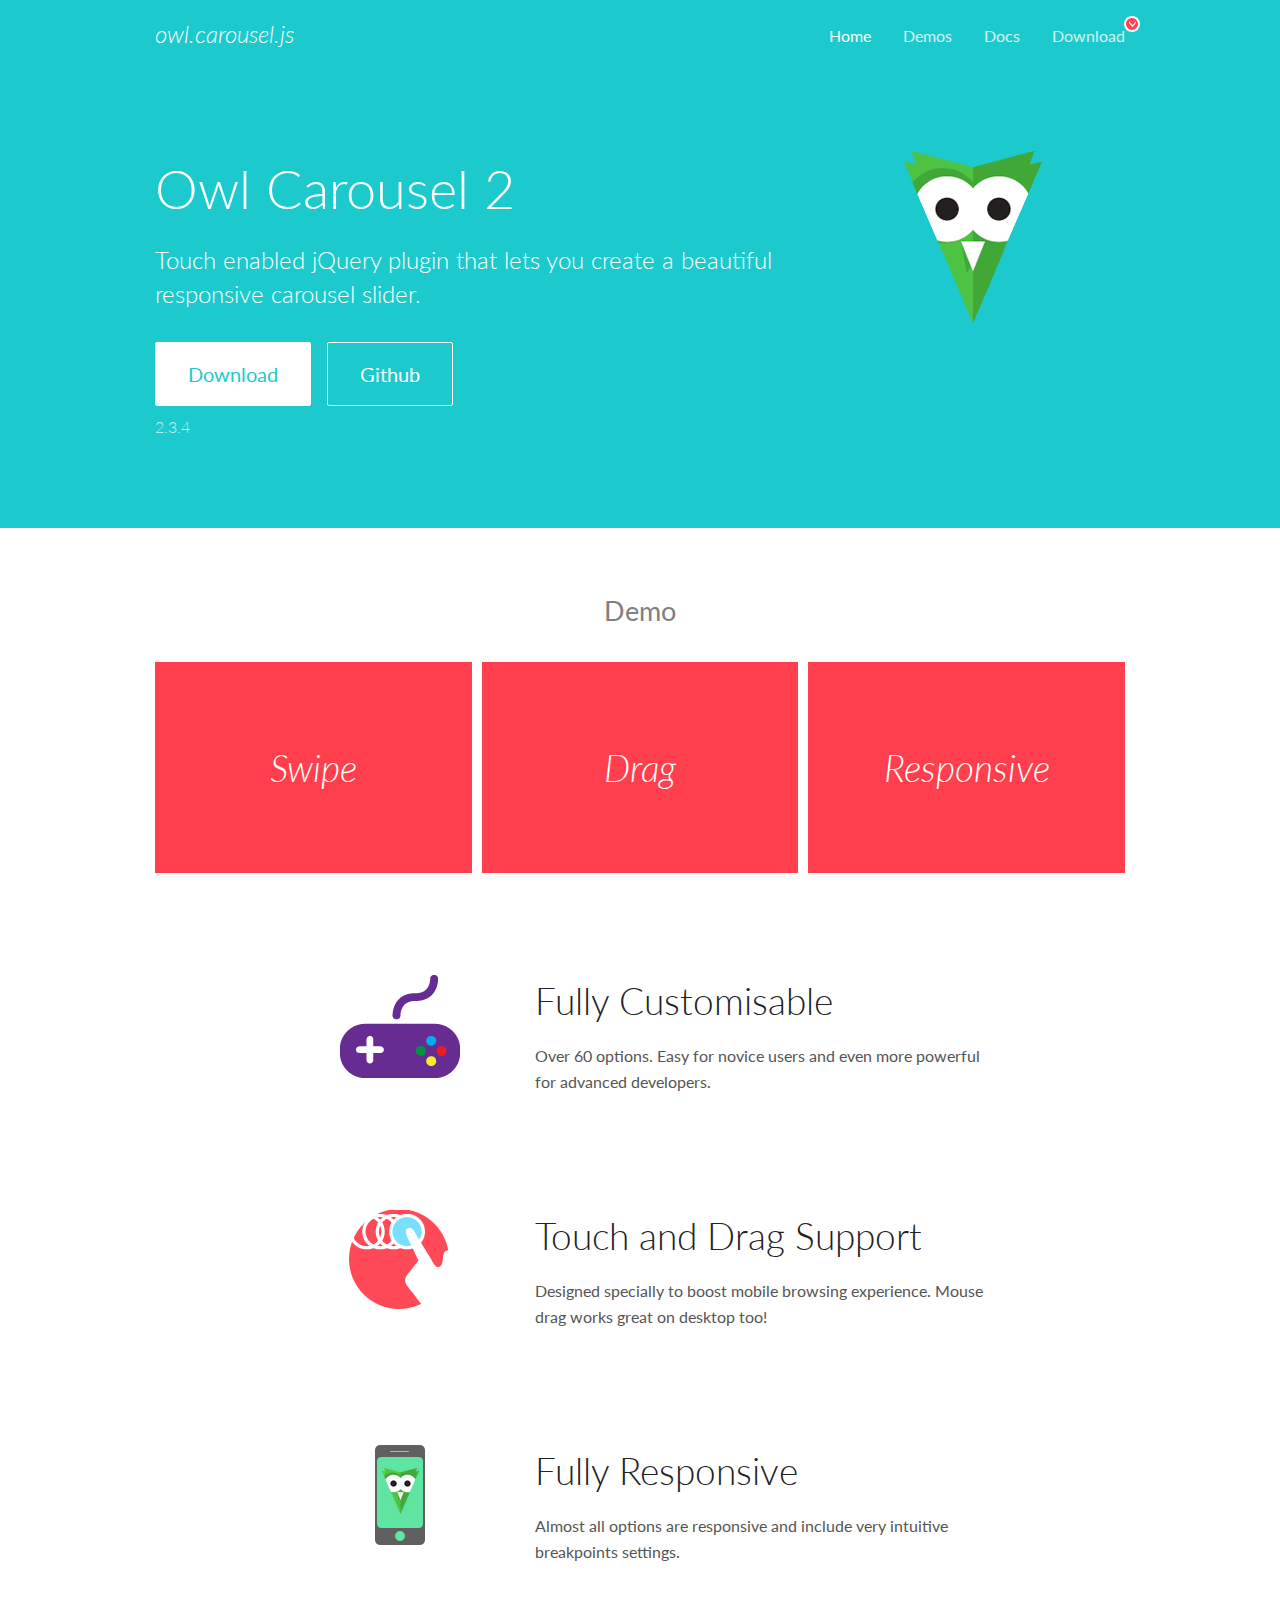
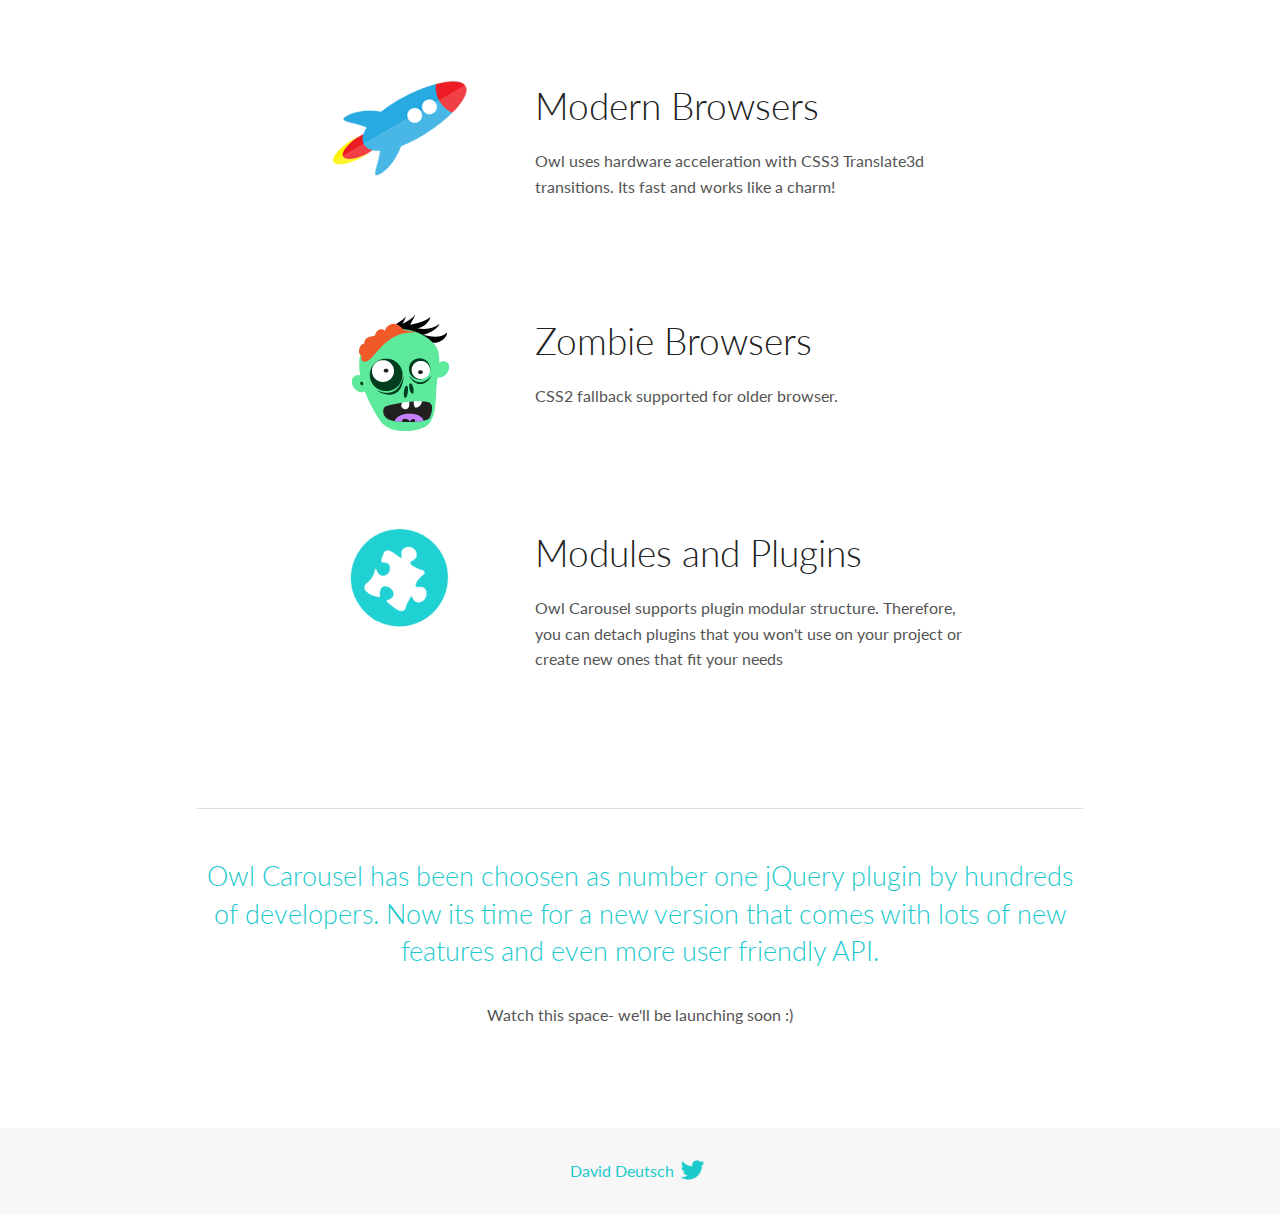
<file: assets/owlcarousel/docs/index.html>
<!DOCTYPE html>
<html lang="en">
  <head>

    <!-- head -->
    <meta charset="utf-8">
    <meta name="msapplication-tap-highlight" content="no" />
    <meta name="viewport" content="width=device-width, initial-scale=1.0" />
    <meta name="description" content="Touch enabled jQuery plugin that lets you create beautiful responsive carousel slider.">
    <meta name="author" content="David Deutsch">
    <title>
      Home | Owl Carousel | 2.3.4
    </title>

    <!-- Stylesheets -->
    <link href='https://fonts.googleapis.com/css?family=Lato:300,400,700,400italic,300italic' rel='stylesheet' type='text/css'>
    <link rel="stylesheet" href="assets/css/docs.theme.min.css">

    <!-- Owl Stylesheets -->
    <link rel="stylesheet" href="assets/owlcarousel/assets/owl.carousel.min.css">
    <link rel="stylesheet" href="assets/owlcarousel/assets/owl.theme.default.min.css">

    <!-- HTML5 shim and Respond.js IE8 support of HTML5 elements and media queries -->

    <!--[if lt IE 9]>
      <script src="https://oss.maxcdn.com/libs/html5shiv/3.7.0/html5shiv.js"></script>
      <script src="https://oss.maxcdn.com/libs/respond.js/1.3.0/respond.min.js"></script>
    <![endif]-->

    <!-- Favicons -->
    <link rel="apple-touch-icon-precomposed" sizes="144x144" href="assets/ico/apple-touch-icon-144-precomposed.png">
    <link rel="shortcut icon" href="assets/ico/favicon.png">
    <link rel="shortcut icon" href="favicon.ico">

    <!-- Yeah i know js should not be in header. Its required for demos.-->

    <!-- javascript -->
    <script src="assets/vendors/jquery.min.js"></script>
    <script src="assets/owlcarousel/owl.carousel.js"></script>
  </head>
  <body>

    <!-- header -->
    <header class="header">
      <div class="row">
        <div class="large-12 columns">
          <div class="brand left">
            <h3>
              <a href="/OwlCarousel2/">owl.carousel.js</a> 
            </h3>
          </div>
          <a id="toggle-nav" class="right">
            <span></span> <span></span> <span></span> 
          </a> 
          <div class="nav-bar">
            <ul class="clearfix">
              <li class="active">
                <a href="/OwlCarousel2/index.html">Home</a> 
              </li>
              <li> <a href="/OwlCarousel2/demos/demos.html">Demos</a>  </li>
              <li> <a href="/OwlCarousel2/docs/started-welcome.html">Docs</a>  </li>
              <li>
                <a href="https://github.com/OwlCarousel2/OwlCarousel2/archive/2.3.4.zip">Download</a> 
                <span class="download"></span> 
              </li>
            </ul>
          </div>
        </div>
      </div>
    </header>

    <!-- home panel -->
    <section id="hero">
      <div class="row">
        <div class="large-8 medium-8 columns">
          <h1>Owl Carousel 2</h1>
          <h4>Touch enabled jQuery plugin that lets you create a beautiful responsive carousel slider.</h4>
          <a href="https://github.com/OwlCarousel2/OwlCarousel2/archive/2.3.4.zip" class="hero-button">Download</a> 
          <a href="https://github.com/OwlCarousel2/OwlCarousel2" class="hero-button outline">Github</a> 
          <p>2.3.4</p>
        </div>
        <div class="large-4 medium-4 columns">
          <img class="owl-logo" src="assets/img/owl-logo.png" alt="mr. Owl">
        </div>
      </div>
    </section>

    <!-- body -->
    <div class="home-demo">
      <div class="row">
        <div class="large-12 columns">
          <h3>Demo</h3>
          <div class="owl-carousel">
            <div class="item">
              <h2>Swipe</h2>
            </div>
            <div class="item">
              <h2>Drag</h2>
            </div>
            <div class="item">
              <h2>Responsive</h2>
            </div>
            <div class="item">
              <h2>CSS3</h2>
            </div>
            <div class="item">
              <h2>Fast</h2>
            </div>
            <div class="item">
              <h2>Easy</h2>
            </div>
            <div class="item">
              <h2>Free</h2>
            </div>
            <div class="item">
              <h2>Upgradable</h2>
            </div>
            <div class="item">
              <h2>Tons of options</h2>
            </div>
            <div class="item">
              <h2>Infinity</h2>
            </div>
            <div class="item">
              <h2>Auto Width</h2>
            </div>
          </div>
        </div>
      </div>
    </div>
    <script>
      var owl = $('.owl-carousel');
      owl.owlCarousel({
        margin: 10,
        loop: true,
        responsive: {
          0: {
            items: 1
          },
          600: {
            items: 2
          },
          1000: {
            items: 3
          }
        }
      })
    </script>

    <!-- features -->
    <div id="features">
      <div class="row">
        <div class="small-12 medium-9 small-centered columns">
          <section class="row feature">
            <div class="medium-4 small-12 columns">
              <img src="assets/img/feature-options.png" alt="">
            </div>
            <div class="medium-8 small-12 columns">
              <h2>Fully Customisable</h2>
              <p>Over 60 options. Easy for novice users and even more powerful for advanced developers.</p>
            </div>
          </section>
          <section class="row feature">
            <div class="medium-4 small-12 columns">
              <img src="assets/img/feature-drag.png" alt="">
            </div>
            <div class="medium-8 small-12 columns">
              <h2>Touch and Drag Support</h2>
              <p>Designed specially to boost mobile browsing experience. Mouse drag works great on desktop too!</p>
            </div>
          </section>
          <section class="row feature">
            <div class="medium-4 small-12 columns">
              <img src="assets/img/feature-responsive.png" alt="">
            </div>
            <div class="medium-8 small-12 columns">
              <h2>Fully Responsive</h2>
              <p>Almost all options are responsive and include very intuitive breakpoints settings.</p>
            </div>
          </section>
          <section class="row feature">
            <div class="medium-4 small-12 columns">
              <img src="assets/img/feature-modern.png" alt="">
            </div>
            <div class="medium-8 small-12 columns">
              <h2>Modern Browsers</h2>
              <p>Owl uses hardware acceleration with CSS3 Translate3d transitions. Its fast and works like a charm! </p>
            </div>
          </section>
          <section class="row feature">
            <div class="medium-4 small-12 columns">
              <img src="assets/img/feature-zombie.png" alt="">
            </div>
            <div class="medium-8 small-12 columns">
              <h2>Zombie Browsers</h2>
              <p>CSS2 fallback supported for older browser.</p>
            </div>
          </section>
          <section class="row feature">
            <div class="medium-4 small-12 columns">
              <img src="assets/img/feature-module.png" alt="">
            </div>
            <div class="medium-8 small-12 columns">
              <h2>Modules and Plugins</h2>
              <p>Owl Carousel supports plugin modular structure. Therefore, you can detach plugins that you won&#x27;t use on your project or create new ones that fit your needs</p>
            </div>
          </section>
        </div>
      </div>
    </div>

    <!-- footer -->
    <section id="teaser-text">
      <div class="row">
        <div class="small-12 medium-11 small-centered columns">
          <hr>
          <h3 id="owl-carousel-has-been-choosen-as-number-one-jquery-plugin-by-hundreds-of-developers-now-its-time-for-a-new-version-that-comes-with-lots-of-new-features-and-even-more-user-friendly-api-">Owl Carousel has been choosen as number one jQuery plugin by hundreds of developers. Now its time for a new version that comes with lots of new features and even more user friendly API.</h3>
          <p>Watch this space- we&#39;ll be launching soon :)</p>
        </div>
      </div>
    </section>

    <!-- footer -->
    <footer class="footer">
      <div class="row">
        <div class="large-12 columns">
          <h5>
            <a href="/OwlCarousel2/docs/support-contact.html">David Deutsch</a> 
            <a id="custom-tweet-button" href="https://twitter.com/share?url=https://github.com/OwlCarousel2/OwlCarousel2&text=Owl Carousel - This is so awesome! " target="_blank"></a> 
          </h5>
        </div>
      </div>
    </footer>

    <!-- vendors -->
    <script src="assets/vendors/highlight.js"></script>
    <script src="assets/js/app.js"></script>
  </body>
</html>
</file>
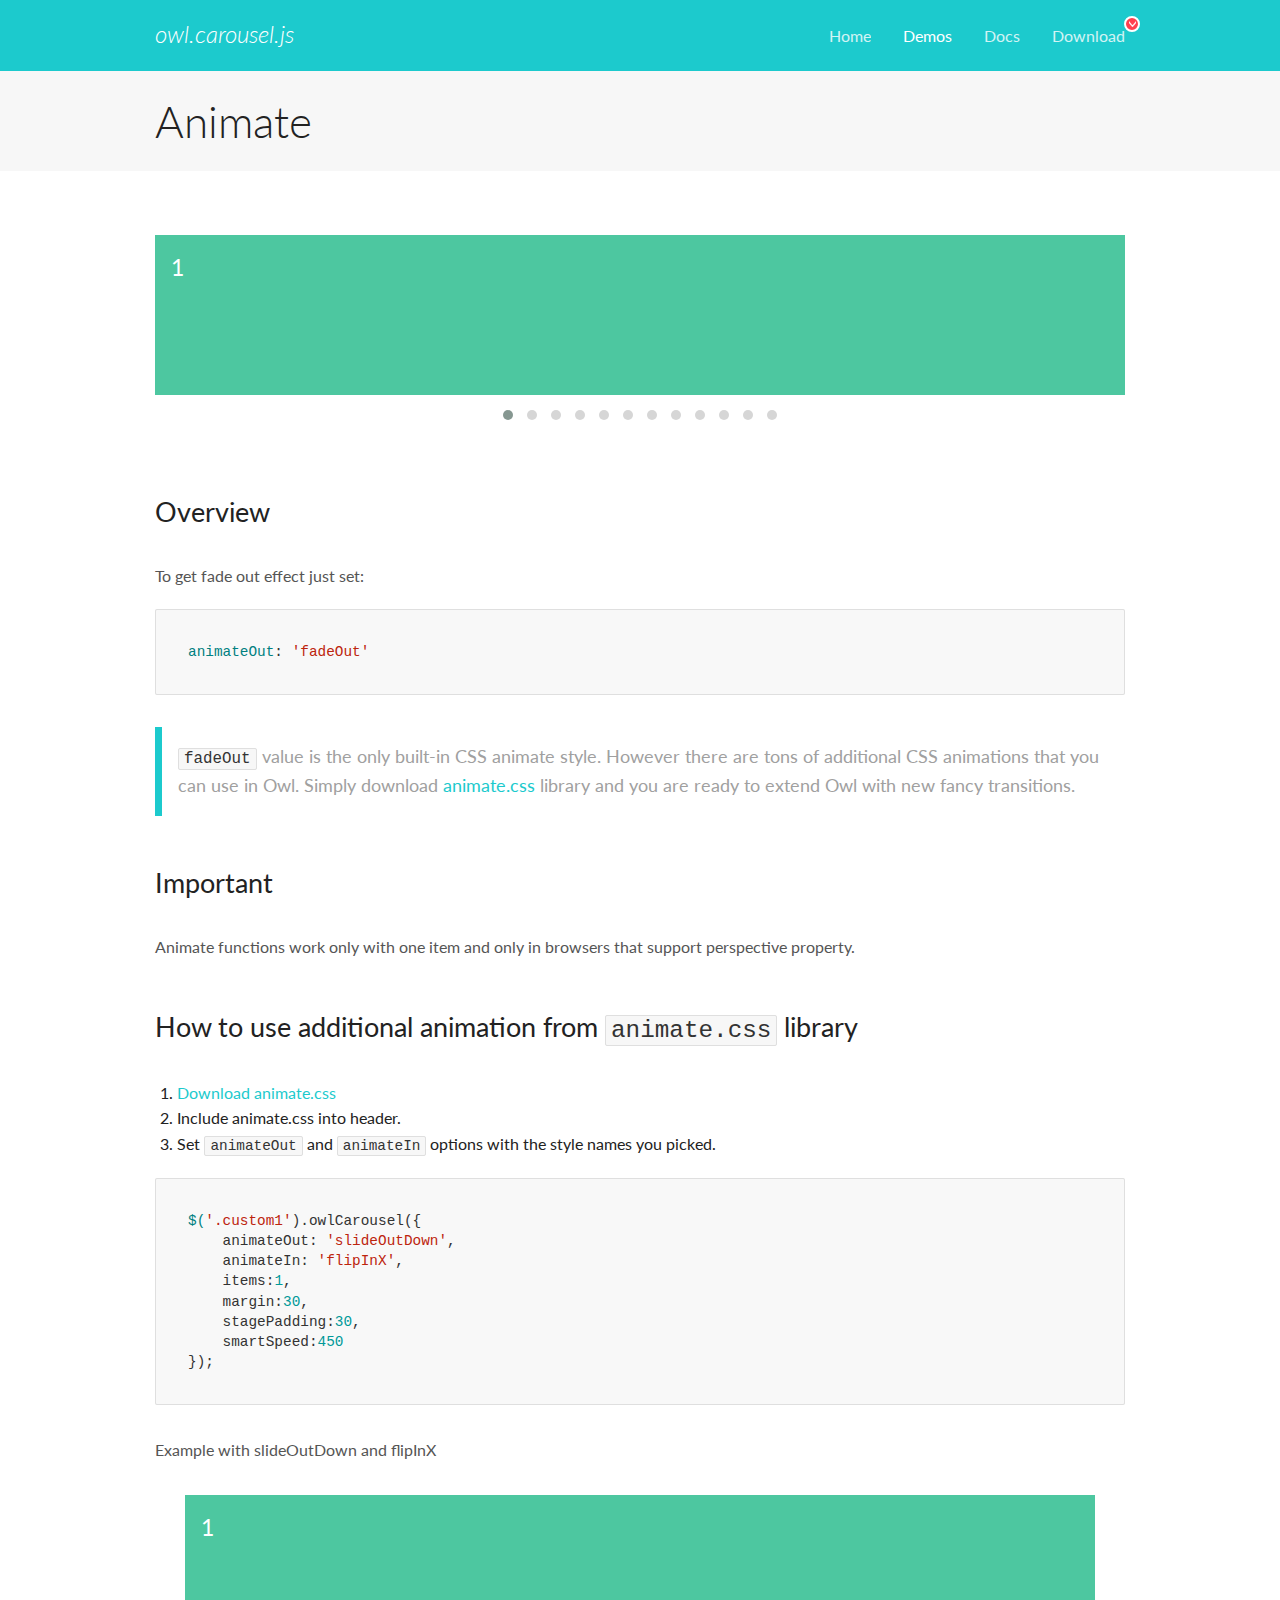
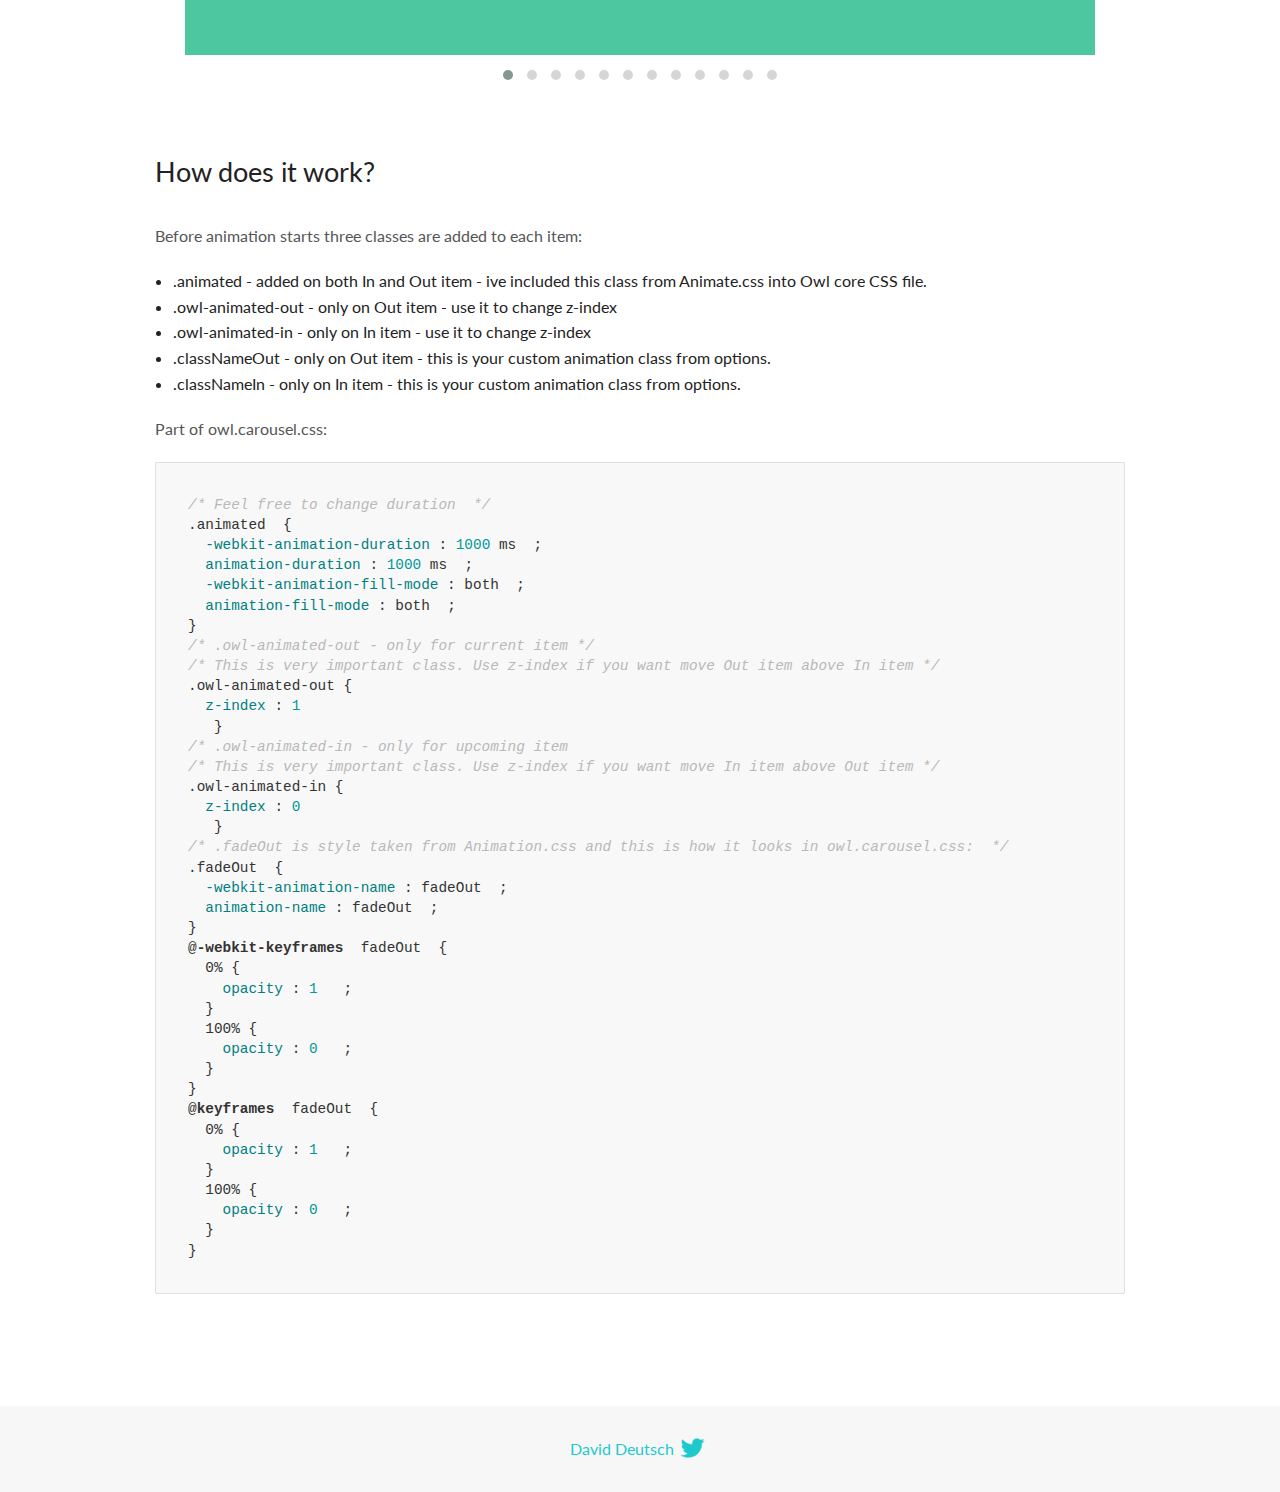
<file: assets/owlcarousel/docs/demos/animate.html>
<!DOCTYPE html>
<html lang="en">
  <head>

    <!-- head -->
    <meta charset="utf-8">
    <meta name="msapplication-tap-highlight" content="no" />
    <meta name="viewport" content="width=device-width, initial-scale=1.0" />
    <meta name="description" content="Animate carousel">
    <meta name="author" content="David Deutsch">
    <title>
      Animate Demo | Owl Carousel | 2.3.4
    </title>

    <!-- Stylesheets -->
    <link href='https://fonts.googleapis.com/css?family=Lato:300,400,700,400italic,300italic' rel='stylesheet' type='text/css'>
    <link rel="stylesheet" href="../assets/css/docs.theme.min.css">

    <!-- Owl Stylesheets -->
    <link rel="stylesheet" href="../assets/owlcarousel/assets/owl.carousel.min.css">
    <link rel="stylesheet" href="../assets/owlcarousel/assets/owl.theme.default.min.css">

    <!-- HTML5 shim and Respond.js IE8 support of HTML5 elements and media queries -->

    <!--[if lt IE 9]>
      <script src="https://oss.maxcdn.com/libs/html5shiv/3.7.0/html5shiv.js"></script>
      <script src="https://oss.maxcdn.com/libs/respond.js/1.3.0/respond.min.js"></script>
    <![endif]-->

    <!-- Favicons -->
    <link rel="apple-touch-icon-precomposed" sizes="144x144" href="../assets/ico/apple-touch-icon-144-precomposed.png">
    <link rel="shortcut icon" href="../assets/ico/favicon.png">
    <link rel="shortcut icon" href="favicon.ico">

    <!-- Yeah i know js should not be in header. Its required for demos.-->

    <!-- javascript -->
    <script src="../assets/vendors/jquery.min.js"></script>
    <script src="../assets/owlcarousel/owl.carousel.js"></script>
  </head>
  <body>

    <!-- header -->
    <header class="header">
      <div class="row">
        <div class="large-12 columns">
          <div class="brand left">
            <h3>
              <a href="/OwlCarousel2/">owl.carousel.js</a> 
            </h3>
          </div>
          <a id="toggle-nav" class="right">
            <span></span> <span></span> <span></span> 
          </a> 
          <div class="nav-bar">
            <ul class="clearfix">
              <li> <a href="/OwlCarousel2/index.html">Home</a>  </li>
              <li class="active">
                <a href="/OwlCarousel2/demos/demos.html">Demos</a> 
              </li>
              <li> <a href="/OwlCarousel2/docs/started-welcome.html">Docs</a>  </li>
              <li>
                <a href="https://github.com/OwlCarousel2/OwlCarousel2/archive/2.3.4.zip">Download</a> 
                <span class="download"></span> 
              </li>
            </ul>
          </div>
        </div>
      </div>
    </header>

    <!-- title -->
    <section class="title">
      <div class="row">
        <div class="large-12 columns">
          <h1>Animate</h1>
        </div>
      </div>
    </section>

    <!--  Demos -->
    <section id="demos">
      <div class="row">
        <div class="large-12 columns">
          <div class="fadeOut owl-carousel owl-theme">
            <div class="item">
              <h4>1</h4>
            </div>
            <div class="item">
              <h4>2</h4>
            </div>
            <div class="item">
              <h4>3</h4>
            </div>
            <div class="item">
              <h4>4</h4>
            </div>
            <div class="item">
              <h4>5</h4>
            </div>
            <div class="item">
              <h4>6</h4>
            </div>
            <div class="item">
              <h4>7</h4>
            </div>
            <div class="item">
              <h4>8</h4>
            </div>
            <div class="item">
              <h4>9</h4>
            </div>
            <div class="item">
              <h4>10</h4>
            </div>
            <div class="item">
              <h4>11</h4>
            </div>
            <div class="item">
              <h4>12</h4>
            </div>
          </div>
          <h3 id="overview">Overview</h3>
          <p>To get fade out effect just set:</p>
          <pre><code>animateOut: &#39;fadeOut&#39;</code></pre>
          <blockquote>
            <p><code>fadeOut</code> value is the only built-in CSS animate style. However there are tons of additional CSS animations that you can use in Owl. Simply download
              <a href="https://daneden.github.io/animate.css/">animate.css</a>  library and you are ready to extend Owl with new fancy transitions.</p>
          </blockquote>
          <h3 id="important">Important</h3>
          <p>Animate functions work only with one item and only in browsers that support perspective property.</p>
          <h3 id="how-to-use-additional-animation-from-animate-css-library">How to use additional animation from <code>animate.css</code> library</h3>
          <ol>
            <li> <a href="https://daneden.github.io/animate.css/">Download animate.css</a>  </li>
            <li>Include animate.css into header.</li>
            <li>Set <code>animateOut</code> and <code>animateIn</code> options with the style names you picked.</li>
          </ol>
          <pre><code>$(&#39;.custom1&#39;).owlCarousel({
    animateOut: &#39;slideOutDown&#39;,
    animateIn: &#39;flipInX&#39;,
    items:1,
    margin:30,
    stagePadding:30,
    smartSpeed:450
});</code></pre>
          <p>Example with slideOutDown and flipInX</p>
          <div class="custom1 owl-carousel owl-theme">
            <div class="item">
              <h4>1</h4>
            </div>
            <div class="item">
              <h4>2</h4>
            </div>
            <div class="item">
              <h4>3</h4>
            </div>
            <div class="item">
              <h4>4</h4>
            </div>
            <div class="item">
              <h4>5</h4>
            </div>
            <div class="item">
              <h4>6</h4>
            </div>
            <div class="item">
              <h4>7</h4>
            </div>
            <div class="item">
              <h4>8</h4>
            </div>
            <div class="item">
              <h4>9</h4>
            </div>
            <div class="item">
              <h4>10</h4>
            </div>
            <div class="item">
              <h4>11</h4>
            </div>
            <div class="item">
              <h4>12</h4>
            </div>
          </div>
          <h3 id="how-does-it-work-">How does it work?</h3>
          <p>Before animation starts three classes are added to each item:</p>
          <ul>
            <li>.animated - added on both In and Out item - ive included this class from Animate.css into Owl core CSS file.</li>
            <li>.owl-animated-out - only on Out item - use it to change z-index</li>
            <li>.owl-animated-in - only on In item - use it to change z-index</li>
            <li>.classNameOut - only on Out item - this is your custom animation class from options.</li>
            <li>.classNameIn - only on In item - this is your custom animation class from options.</li>
          </ul>
          <p>Part of owl.carousel.css:</p>
          <pre><code class="language-css"><span class="comment">/* Feel free to change duration  */</span> 
<span class="class">.animated</span>  <span class="rules">{
  <span class="rule"><span class="attribute">-webkit-animation-duration</span> :<span class="value"> <span class="number">1000</span> ms</span> </span> ;
  <span class="rule"><span class="attribute">animation-duration</span> :<span class="value"> <span class="number">1000</span> ms</span> </span> ;
  <span class="rule"><span class="attribute">-webkit-animation-fill-mode</span> :<span class="value"> both</span> </span> ;
  <span class="rule"><span class="attribute">animation-fill-mode</span> :<span class="value"> both</span> </span> ;
<span class="rule">}</span> </span> 
<span class="comment">/* .owl-animated-out - only for current item */</span> 
<span class="comment">/* This is very important class. Use z-index if you want move Out item above In item */</span> 
<span class="class">.owl-animated-out</span> <span class="rules">{
  <span class="rule"><span class="attribute">z-index</span> :<span class="value"> <span class="number">1</span> 
</span> </span> </span> }
<span class="comment">/* .owl-animated-in - only for upcoming item
/* This is very important class. Use z-index if you want move In item above Out item */</span> 
<span class="class">.owl-animated-in</span> <span class="rules">{
  <span class="rule"><span class="attribute">z-index</span> :<span class="value"> <span class="number">0</span> 
</span> </span> </span> }
<span class="comment">/* .fadeOut is style taken from Animation.css and this is how it looks in owl.carousel.css:  */</span> 
<span class="class">.fadeOut</span>  <span class="rules">{
  <span class="rule"><span class="attribute">-webkit-animation-name</span> :<span class="value"> fadeOut</span> </span> ;
  <span class="rule"><span class="attribute">animation-name</span> :<span class="value"> fadeOut</span> </span> ;
<span class="rule">}</span> </span> 
<span class="at_rule">@<span class="keyword">-webkit-keyframes</span>  fadeOut </span> {
  0% <span class="rules">{
    <span class="rule"><span class="attribute">opacity</span> :<span class="value"> <span class="number">1</span> </span> </span> ;
  <span class="rule">}</span> </span> 
  100% <span class="rules">{
    <span class="rule"><span class="attribute">opacity</span> :<span class="value"> <span class="number">0</span> </span> </span> ;
  <span class="rule">}</span> </span> 
}
<span class="at_rule">@<span class="keyword">keyframes</span>  fadeOut </span> {
  0% <span class="rules">{
    <span class="rule"><span class="attribute">opacity</span> :<span class="value"> <span class="number">1</span> </span> </span> ;
  <span class="rule">}</span> </span> 
  100% <span class="rules">{
    <span class="rule"><span class="attribute">opacity</span> :<span class="value"> <span class="number">0</span> </span> </span> ;
  <span class="rule">}</span> </span> 
}</code></pre>
          <link rel="stylesheet" href="../assets/css/animate.css">
          <script>
            jQuery(document).ready(function($) {
              $('.fadeOut').owlCarousel({
                items: 1,
                animateOut: 'fadeOut',
                loop: true,
                margin: 10,
              });
              $('.custom1').owlCarousel({
                animateOut: 'slideOutDown',
                animateIn: 'flipInX',
                items: 1,
                margin: 30,
                stagePadding: 30,
                smartSpeed: 450
              });
            });
          </script>
        </div>
      </div>
    </section>

    <!-- footer -->
    <footer class="footer">
      <div class="row">
        <div class="large-12 columns">
          <h5>
            <a href="/OwlCarousel2/docs/support-contact.html">David Deutsch</a> 
            <a id="custom-tweet-button" href="https://twitter.com/share?url=https://github.com/OwlCarousel2/OwlCarousel2&text=Owl Carousel - This is so awesome! " target="_blank"></a> 
          </h5>
        </div>
      </div>
    </footer>

    <!-- vendors -->
    <script src="../assets/vendors/highlight.js"></script>
    <script src="../assets/js/app.js"></script>
  </body>
</html>
</file>
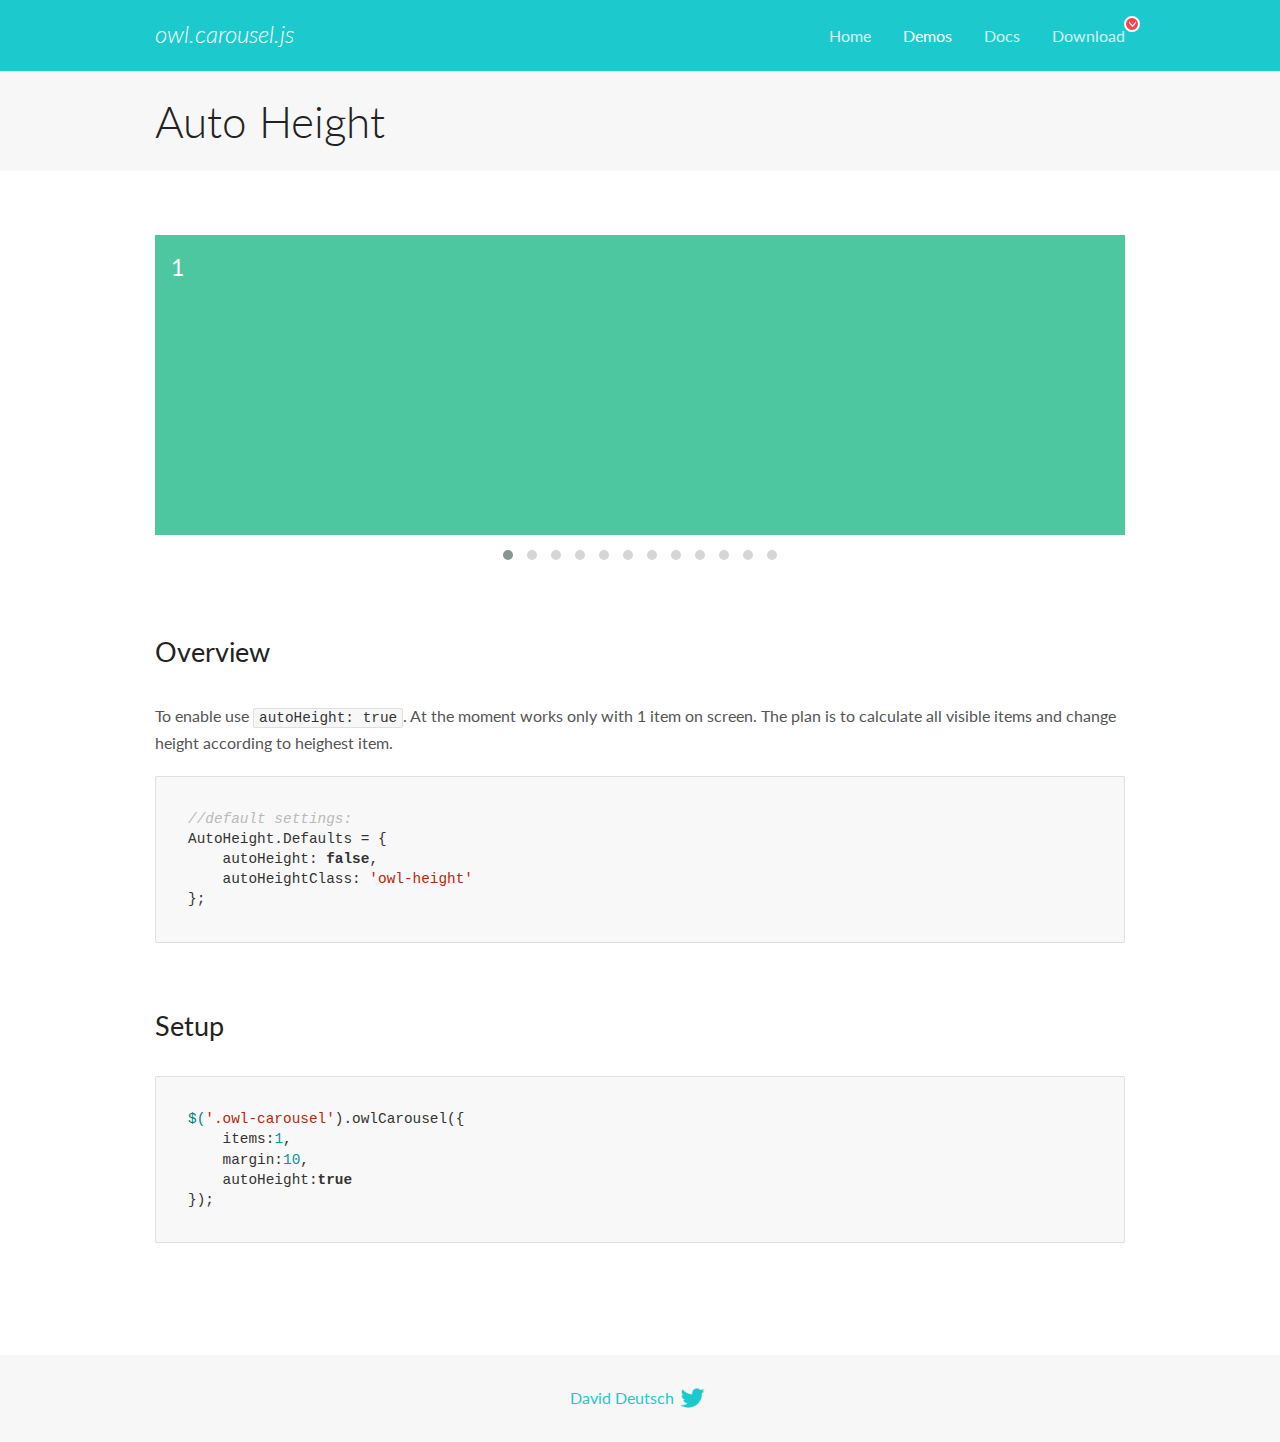
<file: assets/owlcarousel/docs/demos/autoheight.html>
<!DOCTYPE html>
<html lang="en">
  <head>

    <!-- head -->
    <meta charset="utf-8">
    <meta name="msapplication-tap-highlight" content="no" />
    <meta name="viewport" content="width=device-width, initial-scale=1.0" />
    <meta name="description" content="autoHeight usage demo">
    <meta name="author" content="David Deutsch">
    <title>
      Auto Height Demo | Owl Carousel | 2.3.4
    </title>

    <!-- Stylesheets -->
    <link href='https://fonts.googleapis.com/css?family=Lato:300,400,700,400italic,300italic' rel='stylesheet' type='text/css'>
    <link rel="stylesheet" href="../assets/css/docs.theme.min.css">

    <!-- Owl Stylesheets -->
    <link rel="stylesheet" href="../assets/owlcarousel/assets/owl.carousel.min.css">
    <link rel="stylesheet" href="../assets/owlcarousel/assets/owl.theme.default.min.css">

    <!-- HTML5 shim and Respond.js IE8 support of HTML5 elements and media queries -->

    <!--[if lt IE 9]>
      <script src="https://oss.maxcdn.com/libs/html5shiv/3.7.0/html5shiv.js"></script>
      <script src="https://oss.maxcdn.com/libs/respond.js/1.3.0/respond.min.js"></script>
    <![endif]-->

    <!-- Favicons -->
    <link rel="apple-touch-icon-precomposed" sizes="144x144" href="../assets/ico/apple-touch-icon-144-precomposed.png">
    <link rel="shortcut icon" href="../assets/ico/favicon.png">
    <link rel="shortcut icon" href="favicon.ico">

    <!-- Yeah i know js should not be in header. Its required for demos.-->

    <!-- javascript -->
    <script src="../assets/vendors/jquery.min.js"></script>
    <script src="../assets/owlcarousel/owl.carousel.js"></script>
  </head>
  <body>

    <!-- header -->
    <header class="header">
      <div class="row">
        <div class="large-12 columns">
          <div class="brand left">
            <h3>
              <a href="/OwlCarousel2/">owl.carousel.js</a> 
            </h3>
          </div>
          <a id="toggle-nav" class="right">
            <span></span> <span></span> <span></span> 
          </a> 
          <div class="nav-bar">
            <ul class="clearfix">
              <li> <a href="/OwlCarousel2/index.html">Home</a>  </li>
              <li class="active">
                <a href="/OwlCarousel2/demos/demos.html">Demos</a> 
              </li>
              <li> <a href="/OwlCarousel2/docs/started-welcome.html">Docs</a>  </li>
              <li>
                <a href="https://github.com/OwlCarousel2/OwlCarousel2/archive/2.3.4.zip">Download</a> 
                <span class="download"></span> 
              </li>
            </ul>
          </div>
        </div>
      </div>
    </header>

    <!-- title -->
    <section class="title">
      <div class="row">
        <div class="large-12 columns">
          <h1>Auto Height</h1>
        </div>
      </div>
    </section>

    <!--  Demos -->
    <section id="demos">
      <div class="row">
        <div class="large-12 columns">
          <div class="owl-carousel owl-theme">
            <div class="item" style="height:300px">
              <h4>1</h4>
            </div>
            <div class="item" style="height:100px">
              <h4>2</h4>
            </div>
            <div class="item" style="height:500px">
              <h4>3</h4>
            </div>
            <div class="item" style="height:250px">
              <h4>4</h4>
            </div>
            <div class="item" style="height:400px">
              <h4>5</h4>
            </div>
            <div class="item" style="height:500px">
              <h4>6</h4>
            </div>
            <div class="item" style="height:600px">
              <h4>7</h4>
            </div>
            <div class="item" style="height:400px">
              <h4>8</h4>
            </div>
            <div class="item" style="height:300px">
              <h4>9</h4>
            </div>
            <div class="item" style="height:350px">
              <h4>10</h4>
            </div>
            <div class="item" style="height:200px">
              <h4>11</h4>
            </div>
            <div class="item" style="height:150px">
              <h4>12</h4>
            </div>
          </div>
          <h3 id="overview">Overview</h3>
          <p>To enable use <code>autoHeight: true</code>. At the moment works only with 1 item on screen. The plan is to calculate all visible items and change height according to heighest item.</p>
          <pre><code>//default settings:
AutoHeight.Defaults = {
    autoHeight: false,
    autoHeightClass: &#39;owl-height&#39;
};</code></pre>
          <h3 id="setup">Setup</h3>
          <pre><code>$(&#39;.owl-carousel&#39;).owlCarousel({
    items:1,
    margin:10,
    autoHeight:true
});</code></pre>
          <script>
            $(document).ready(function() {
              $('.owl-carousel').owlCarousel({
                items: 1,
                margin: 10,
                autoHeight: true
              });
            })
          </script>
        </div>
      </div>
    </section>

    <!-- footer -->
    <footer class="footer">
      <div class="row">
        <div class="large-12 columns">
          <h5>
            <a href="/OwlCarousel2/docs/support-contact.html">David Deutsch</a> 
            <a id="custom-tweet-button" href="https://twitter.com/share?url=https://github.com/OwlCarousel2/OwlCarousel2&text=Owl Carousel - This is so awesome! " target="_blank"></a> 
          </h5>
        </div>
      </div>
    </footer>

    <!-- vendors -->
    <script src="../assets/vendors/highlight.js"></script>
    <script src="../assets/js/app.js"></script>
  </body>
</html>
</file>
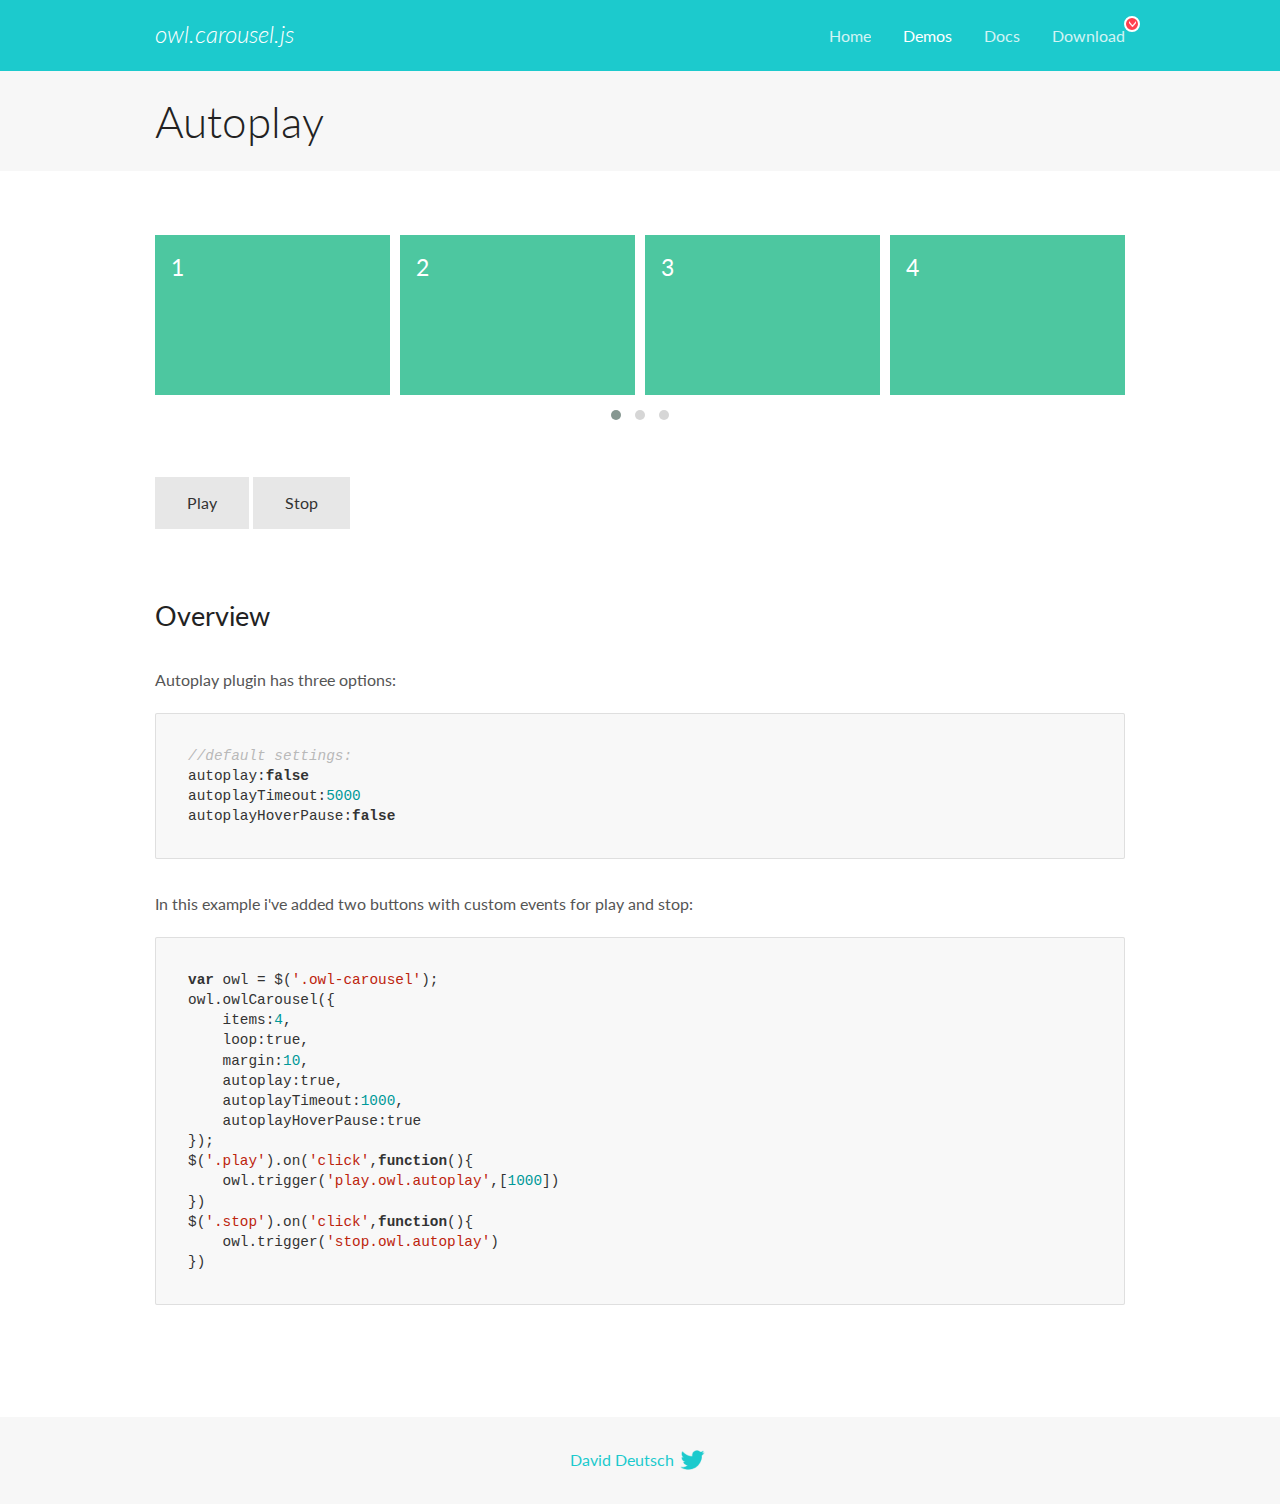
<file: assets/owlcarousel/docs/demos/autoplay.html>
<!DOCTYPE html>
<html lang="en">
  <head>

    <!-- head -->
    <meta charset="utf-8">
    <meta name="msapplication-tap-highlight" content="no" />
    <meta name="viewport" content="width=device-width, initial-scale=1.0" />
    <meta name="description" content="Autoplay usage demo">
    <meta name="author" content="David Deutsch">
    <title>
      Autoplay Demo | Owl Carousel | 2.3.4
    </title>

    <!-- Stylesheets -->
    <link href='https://fonts.googleapis.com/css?family=Lato:300,400,700,400italic,300italic' rel='stylesheet' type='text/css'>
    <link rel="stylesheet" href="../assets/css/docs.theme.min.css">

    <!-- Owl Stylesheets -->
    <link rel="stylesheet" href="../assets/owlcarousel/assets/owl.carousel.min.css">
    <link rel="stylesheet" href="../assets/owlcarousel/assets/owl.theme.default.min.css">

    <!-- HTML5 shim and Respond.js IE8 support of HTML5 elements and media queries -->

    <!--[if lt IE 9]>
      <script src="https://oss.maxcdn.com/libs/html5shiv/3.7.0/html5shiv.js"></script>
      <script src="https://oss.maxcdn.com/libs/respond.js/1.3.0/respond.min.js"></script>
    <![endif]-->

    <!-- Favicons -->
    <link rel="apple-touch-icon-precomposed" sizes="144x144" href="../assets/ico/apple-touch-icon-144-precomposed.png">
    <link rel="shortcut icon" href="../assets/ico/favicon.png">
    <link rel="shortcut icon" href="favicon.ico">

    <!-- Yeah i know js should not be in header. Its required for demos.-->

    <!-- javascript -->
    <script src="../assets/vendors/jquery.min.js"></script>
    <script src="../assets/owlcarousel/owl.carousel.js"></script>
  </head>
  <body>

    <!-- header -->
    <header class="header">
      <div class="row">
        <div class="large-12 columns">
          <div class="brand left">
            <h3>
              <a href="/OwlCarousel2/">owl.carousel.js</a> 
            </h3>
          </div>
          <a id="toggle-nav" class="right">
            <span></span> <span></span> <span></span> 
          </a> 
          <div class="nav-bar">
            <ul class="clearfix">
              <li> <a href="/OwlCarousel2/index.html">Home</a>  </li>
              <li class="active">
                <a href="/OwlCarousel2/demos/demos.html">Demos</a> 
              </li>
              <li> <a href="/OwlCarousel2/docs/started-welcome.html">Docs</a>  </li>
              <li>
                <a href="https://github.com/OwlCarousel2/OwlCarousel2/archive/2.3.4.zip">Download</a> 
                <span class="download"></span> 
              </li>
            </ul>
          </div>
        </div>
      </div>
    </header>

    <!-- title -->
    <section class="title">
      <div class="row">
        <div class="large-12 columns">
          <h1>Autoplay</h1>
        </div>
      </div>
    </section>

    <!--  Demos -->
    <section id="demos">
      <div class="row">
        <div class="large-12 columns">
          <div class="owl-carousel owl-theme">
            <div class="item">
              <h4>1</h4>
            </div>
            <div class="item">
              <h4>2</h4>
            </div>
            <div class="item">
              <h4>3</h4>
            </div>
            <div class="item">
              <h4>4</h4>
            </div>
            <div class="item">
              <h4>5</h4>
            </div>
            <div class="item">
              <h4>6</h4>
            </div>
            <div class="item">
              <h4>7</h4>
            </div>
            <div class="item">
              <h4>8</h4>
            </div>
            <div class="item">
              <h4>9</h4>
            </div>
            <div class="item">
              <h4>10</h4>
            </div>
            <div class="item">
              <h4>11</h4>
            </div>
            <div class="item">
              <h4>12</h4>
            </div>
          </div>
          <a class="button secondary play">Play</a> 
          <a class="button secondary stop">Stop</a> 
          <h3 id="overview">Overview</h3>
          <p>Autoplay plugin has three options:</p>
          <pre><code>//default settings:
autoplay:false
autoplayTimeout:5000
autoplayHoverPause:false</code></pre>
          <p>In this example i&#39;ve added two buttons with custom events for play and stop:</p>
          <pre><code>var owl = $(&#39;.owl-carousel&#39;);
owl.owlCarousel({
    items:4,
    loop:true,
    margin:10,
    autoplay:true,
    autoplayTimeout:1000,
    autoplayHoverPause:true
});
$(&#39;.play&#39;).on(&#39;click&#39;,function(){
    owl.trigger(&#39;play.owl.autoplay&#39;,[1000])
})
$(&#39;.stop&#39;).on(&#39;click&#39;,function(){
    owl.trigger(&#39;stop.owl.autoplay&#39;)
})</code></pre>
          <script>
            $(document).ready(function() {
              var owl = $('.owl-carousel');
              owl.owlCarousel({
                items: 4,
                loop: true,
                margin: 10,
                autoplay: true,
                autoplayTimeout: 1000,
                autoplayHoverPause: true
              });
              $('.play').on('click', function() {
                owl.trigger('play.owl.autoplay', [1000])
              })
              $('.stop').on('click', function() {
                owl.trigger('stop.owl.autoplay')
              })
            })
          </script>
        </div>
      </div>
    </section>

    <!-- footer -->
    <footer class="footer">
      <div class="row">
        <div class="large-12 columns">
          <h5>
            <a href="/OwlCarousel2/docs/support-contact.html">David Deutsch</a> 
            <a id="custom-tweet-button" href="https://twitter.com/share?url=https://github.com/OwlCarousel2/OwlCarousel2&text=Owl Carousel - This is so awesome! " target="_blank"></a> 
          </h5>
        </div>
      </div>
    </footer>

    <!-- vendors -->
    <script src="../assets/vendors/highlight.js"></script>
    <script src="../assets/js/app.js"></script>
  </body>
</html>
</file>
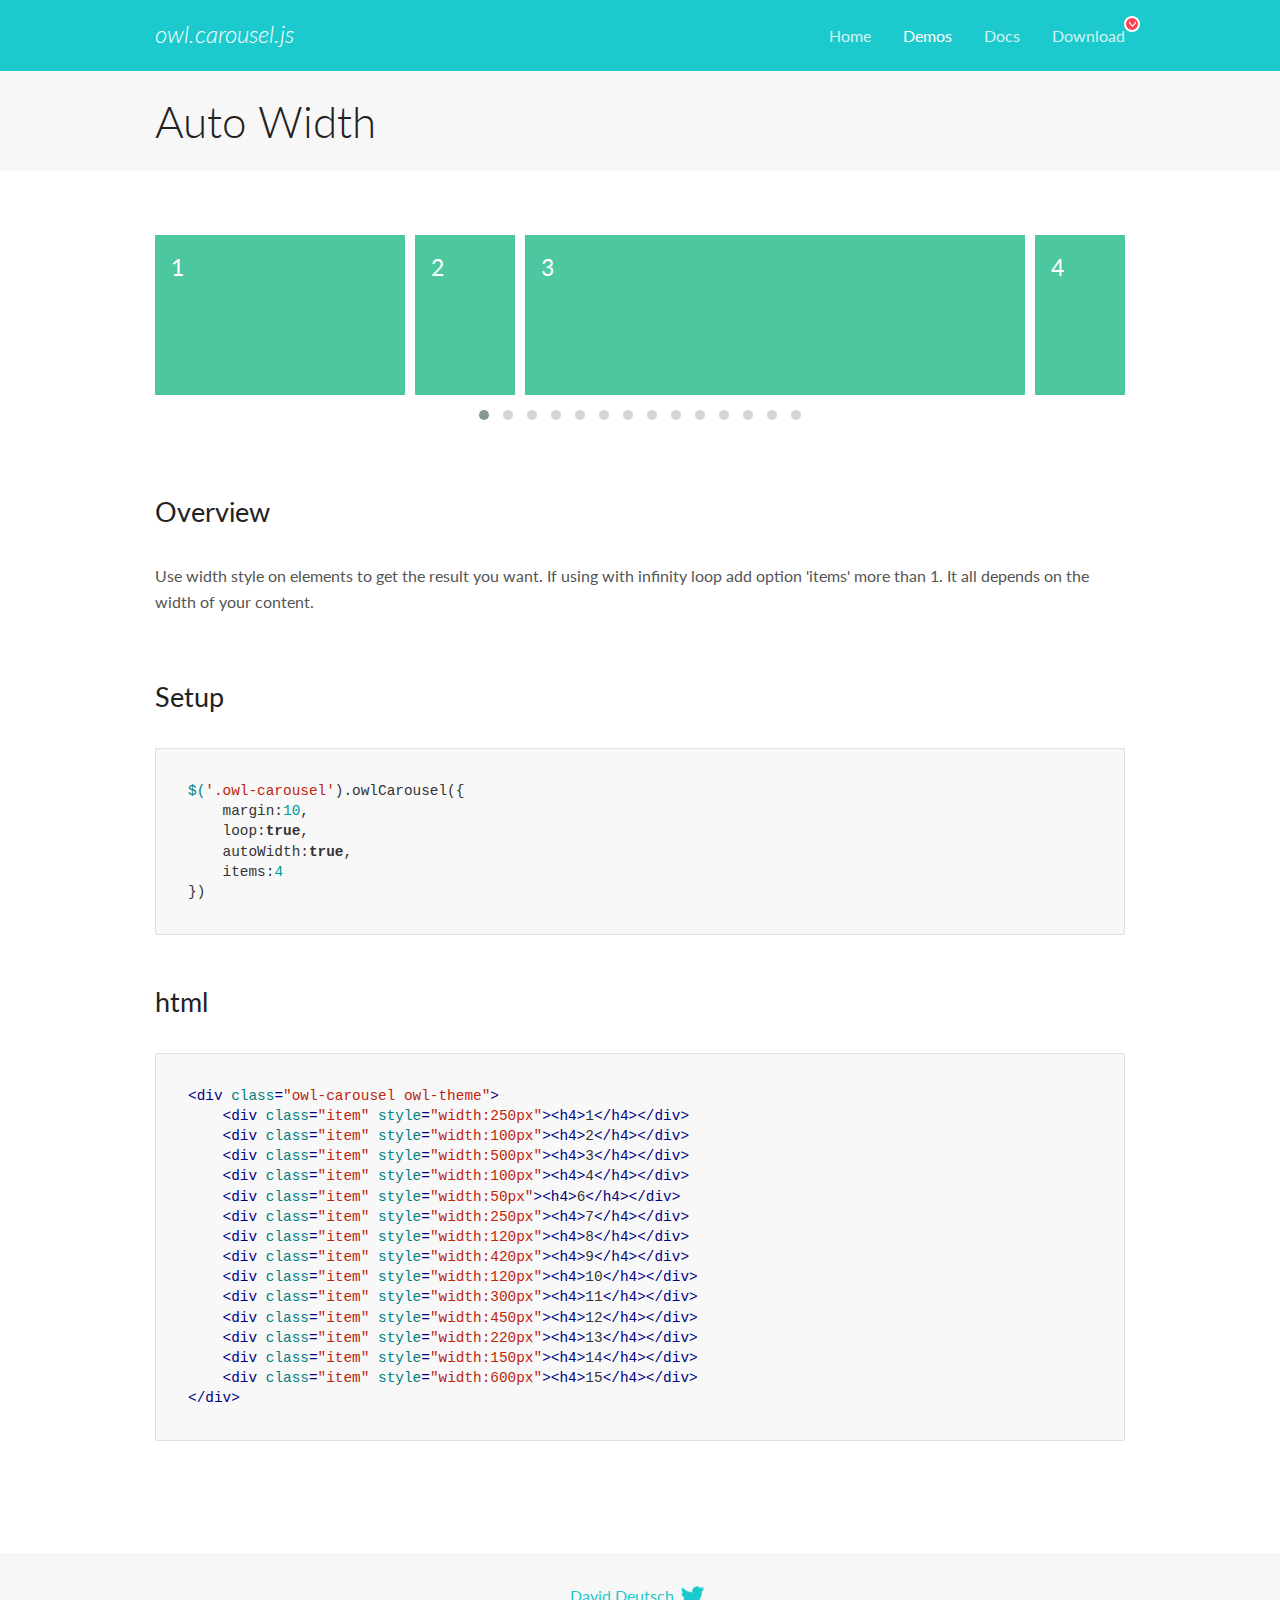
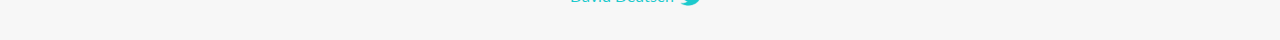
<file: assets/owlcarousel/docs/demos/autowidth.html>
<!DOCTYPE html>
<html lang="en">
  <head>

    <!-- head -->
    <meta charset="utf-8">
    <meta name="msapplication-tap-highlight" content="no" />
    <meta name="viewport" content="width=device-width, initial-scale=1.0" />
    <meta name="description" content="Auto Width">
    <meta name="author" content="David Deutsch">
    <title>
      Auto Width Demo | Owl Carousel | 2.3.4
    </title>

    <!-- Stylesheets -->
    <link href='https://fonts.googleapis.com/css?family=Lato:300,400,700,400italic,300italic' rel='stylesheet' type='text/css'>
    <link rel="stylesheet" href="../assets/css/docs.theme.min.css">

    <!-- Owl Stylesheets -->
    <link rel="stylesheet" href="../assets/owlcarousel/assets/owl.carousel.min.css">
    <link rel="stylesheet" href="../assets/owlcarousel/assets/owl.theme.default.min.css">

    <!-- HTML5 shim and Respond.js IE8 support of HTML5 elements and media queries -->

    <!--[if lt IE 9]>
      <script src="https://oss.maxcdn.com/libs/html5shiv/3.7.0/html5shiv.js"></script>
      <script src="https://oss.maxcdn.com/libs/respond.js/1.3.0/respond.min.js"></script>
    <![endif]-->

    <!-- Favicons -->
    <link rel="apple-touch-icon-precomposed" sizes="144x144" href="../assets/ico/apple-touch-icon-144-precomposed.png">
    <link rel="shortcut icon" href="../assets/ico/favicon.png">
    <link rel="shortcut icon" href="favicon.ico">

    <!-- Yeah i know js should not be in header. Its required for demos.-->

    <!-- javascript -->
    <script src="../assets/vendors/jquery.min.js"></script>
    <script src="../assets/owlcarousel/owl.carousel.js"></script>
  </head>
  <body>

    <!-- header -->
    <header class="header">
      <div class="row">
        <div class="large-12 columns">
          <div class="brand left">
            <h3>
              <a href="/OwlCarousel2/">owl.carousel.js</a> 
            </h3>
          </div>
          <a id="toggle-nav" class="right">
            <span></span> <span></span> <span></span> 
          </a> 
          <div class="nav-bar">
            <ul class="clearfix">
              <li> <a href="/OwlCarousel2/index.html">Home</a>  </li>
              <li class="active">
                <a href="/OwlCarousel2/demos/demos.html">Demos</a> 
              </li>
              <li> <a href="/OwlCarousel2/docs/started-welcome.html">Docs</a>  </li>
              <li>
                <a href="https://github.com/OwlCarousel2/OwlCarousel2/archive/2.3.4.zip">Download</a> 
                <span class="download"></span> 
              </li>
            </ul>
          </div>
        </div>
      </div>
    </header>

    <!-- title -->
    <section class="title">
      <div class="row">
        <div class="large-12 columns">
          <h1>Auto Width</h1>
        </div>
      </div>
    </section>

    <!--  Demos -->
    <section id="demos">
      <div class="row">
        <div class="large-12 columns">
          <div class="owl-carousel owl-theme">
            <div class="item" style="width:250px">
              <h4>1</h4>
            </div>
            <div class="item" style="width:100px">
              <h4>2</h4>
            </div>
            <div class="item" style="width:500px">
              <h4>3</h4>
            </div>
            <div class="item" style="width:100px">
              <h4>4</h4>
            </div>
            <div class="item" style="width:50px">
              <h4>6</h4>
            </div>
            <div class="item" style="width:250px">
              <h4>7</h4>
            </div>
            <div class="item" style="width:120px">
              <h4>8</h4>
            </div>
            <div class="item" style="width:420px">
              <h4>9</h4>
            </div>
            <div class="item" style="width:120px">
              <h4>10</h4>
            </div>
            <div class="item" style="width:300px">
              <h4>11</h4>
            </div>
            <div class="item" style="width:450px">
              <h4>12</h4>
            </div>
            <div class="item" style="width:220px">
              <h4>13</h4>
            </div>
            <div class="item" style="width:150px">
              <h4>14</h4>
            </div>
            <div class="item" style="width:600px">
              <h4>15</h4>
            </div>
          </div>
          <h3 id="overview">Overview</h3>
          <p>Use width style on elements to get the result you want. If using with infinity loop add option &#39;items&#39; more than 1. It all depends on the width of your content.</p>
          <h3 id="setup">Setup</h3>
          <pre><code>$(&#39;.owl-carousel&#39;).owlCarousel({
    margin:10,
    loop:true,
    autoWidth:true,
    items:4
})</code></pre>
          <h3 id="html">html</h3>
          <pre><code>&lt;div class=&quot;owl-carousel owl-theme&quot;&gt;
    &lt;div class=&quot;item&quot; style=&quot;width:250px&quot;&gt;&lt;h4&gt;1&lt;/h4&gt;&lt;/div&gt;
    &lt;div class=&quot;item&quot; style=&quot;width:100px&quot;&gt;&lt;h4&gt;2&lt;/h4&gt;&lt;/div&gt;
    &lt;div class=&quot;item&quot; style=&quot;width:500px&quot;&gt;&lt;h4&gt;3&lt;/h4&gt;&lt;/div&gt;
    &lt;div class=&quot;item&quot; style=&quot;width:100px&quot;&gt;&lt;h4&gt;4&lt;/h4&gt;&lt;/div&gt;
    &lt;div class=&quot;item&quot; style=&quot;width:50px&quot;&gt;&lt;h4&gt;6&lt;/h4&gt;&lt;/div&gt;
    &lt;div class=&quot;item&quot; style=&quot;width:250px&quot;&gt;&lt;h4&gt;7&lt;/h4&gt;&lt;/div&gt;
    &lt;div class=&quot;item&quot; style=&quot;width:120px&quot;&gt;&lt;h4&gt;8&lt;/h4&gt;&lt;/div&gt;
    &lt;div class=&quot;item&quot; style=&quot;width:420px&quot;&gt;&lt;h4&gt;9&lt;/h4&gt;&lt;/div&gt;
    &lt;div class=&quot;item&quot; style=&quot;width:120px&quot;&gt;&lt;h4&gt;10&lt;/h4&gt;&lt;/div&gt;
    &lt;div class=&quot;item&quot; style=&quot;width:300px&quot;&gt;&lt;h4&gt;11&lt;/h4&gt;&lt;/div&gt;
    &lt;div class=&quot;item&quot; style=&quot;width:450px&quot;&gt;&lt;h4&gt;12&lt;/h4&gt;&lt;/div&gt;
    &lt;div class=&quot;item&quot; style=&quot;width:220px&quot;&gt;&lt;h4&gt;13&lt;/h4&gt;&lt;/div&gt;
    &lt;div class=&quot;item&quot; style=&quot;width:150px&quot;&gt;&lt;h4&gt;14&lt;/h4&gt;&lt;/div&gt;
    &lt;div class=&quot;item&quot; style=&quot;width:600px&quot;&gt;&lt;h4&gt;15&lt;/h4&gt;&lt;/div&gt;
&lt;/div&gt;</code></pre>
          <script>
            $(document).ready(function() {
              $('.owl-carousel').owlCarousel({
                margin: 10,
                loop: true,
                autoWidth: true,
                items: 4
              })
            })
          </script>
        </div>
      </div>
    </section>

    <!-- footer -->
    <footer class="footer">
      <div class="row">
        <div class="large-12 columns">
          <h5>
            <a href="/OwlCarousel2/docs/support-contact.html">David Deutsch</a> 
            <a id="custom-tweet-button" href="https://twitter.com/share?url=https://github.com/OwlCarousel2/OwlCarousel2&text=Owl Carousel - This is so awesome! " target="_blank"></a> 
          </h5>
        </div>
      </div>
    </footer>

    <!-- vendors -->
    <script src="../assets/vendors/highlight.js"></script>
    <script src="../assets/js/app.js"></script>
  </body>
</html>
</file>
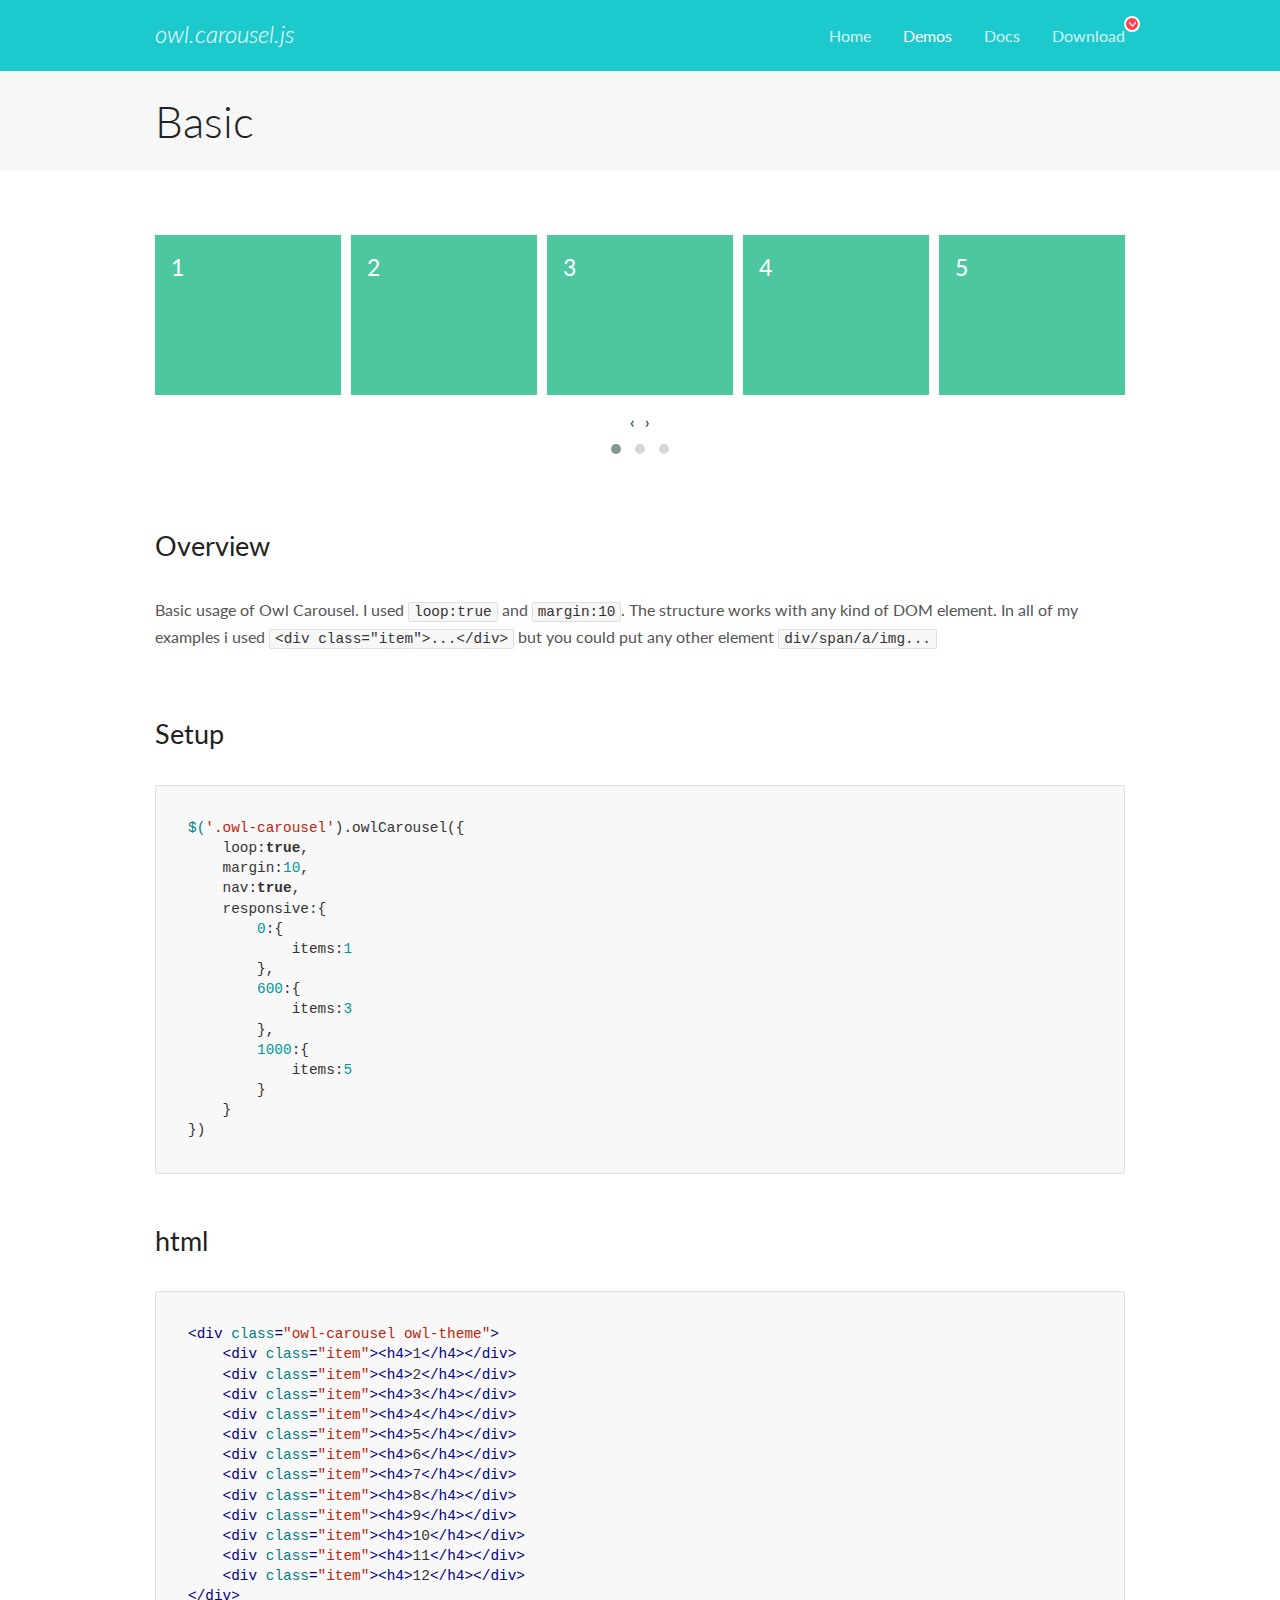
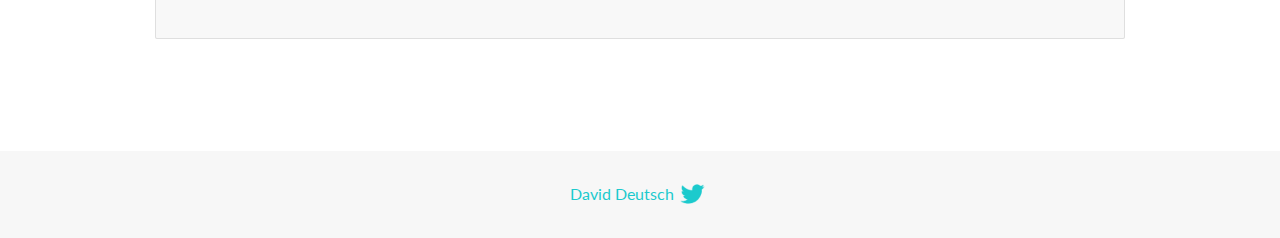
<file: assets/owlcarousel/docs/demos/basic.html>
<!DOCTYPE html>
<html lang="en">
  <head>

    <!-- head -->
    <meta charset="utf-8">
    <meta name="msapplication-tap-highlight" content="no" />
    <meta name="viewport" content="width=device-width, initial-scale=1.0" />
    <meta name="description" content="Basic usage demo">
    <meta name="author" content="David Deutsch">
    <title>
      Basic Demo | Owl Carousel | 2.3.4
    </title>

    <!-- Stylesheets -->
    <link href='https://fonts.googleapis.com/css?family=Lato:300,400,700,400italic,300italic' rel='stylesheet' type='text/css'>
    <link rel="stylesheet" href="../assets/css/docs.theme.min.css">

    <!-- Owl Stylesheets -->
    <link rel="stylesheet" href="../assets/owlcarousel/assets/owl.carousel.min.css">
    <link rel="stylesheet" href="../assets/owlcarousel/assets/owl.theme.default.min.css">

    <!-- HTML5 shim and Respond.js IE8 support of HTML5 elements and media queries -->

    <!--[if lt IE 9]>
      <script src="https://oss.maxcdn.com/libs/html5shiv/3.7.0/html5shiv.js"></script>
      <script src="https://oss.maxcdn.com/libs/respond.js/1.3.0/respond.min.js"></script>
    <![endif]-->

    <!-- Favicons -->
    <link rel="apple-touch-icon-precomposed" sizes="144x144" href="../assets/ico/apple-touch-icon-144-precomposed.png">
    <link rel="shortcut icon" href="../assets/ico/favicon.png">
    <link rel="shortcut icon" href="favicon.ico">

    <!-- Yeah i know js should not be in header. Its required for demos.-->

    <!-- javascript -->
    <script src="../assets/vendors/jquery.min.js"></script>
    <script src="../assets/owlcarousel/owl.carousel.js"></script>
  </head>
  <body>

    <!-- header -->
    <header class="header">
      <div class="row">
        <div class="large-12 columns">
          <div class="brand left">
            <h3>
              <a href="/OwlCarousel2/">owl.carousel.js</a> 
            </h3>
          </div>
          <a id="toggle-nav" class="right">
            <span></span> <span></span> <span></span> 
          </a> 
          <div class="nav-bar">
            <ul class="clearfix">
              <li> <a href="/OwlCarousel2/index.html">Home</a>  </li>
              <li class="active">
                <a href="/OwlCarousel2/demos/demos.html">Demos</a> 
              </li>
              <li> <a href="/OwlCarousel2/docs/started-welcome.html">Docs</a>  </li>
              <li>
                <a href="https://github.com/OwlCarousel2/OwlCarousel2/archive/2.3.4.zip">Download</a> 
                <span class="download"></span> 
              </li>
            </ul>
          </div>
        </div>
      </div>
    </header>

    <!-- title -->
    <section class="title">
      <div class="row">
        <div class="large-12 columns">
          <h1>Basic</h1>
        </div>
      </div>
    </section>

    <!--  Demos -->
    <section id="demos">
      <div class="row">
        <div class="large-12 columns">
          <div class="owl-carousel owl-theme">
            <div class="item">
              <h4>1</h4>
            </div>
            <div class="item">
              <h4>2</h4>
            </div>
            <div class="item">
              <h4>3</h4>
            </div>
            <div class="item">
              <h4>4</h4>
            </div>
            <div class="item">
              <h4>5</h4>
            </div>
            <div class="item">
              <h4>6</h4>
            </div>
            <div class="item">
              <h4>7</h4>
            </div>
            <div class="item">
              <h4>8</h4>
            </div>
            <div class="item">
              <h4>9</h4>
            </div>
            <div class="item">
              <h4>10</h4>
            </div>
            <div class="item">
              <h4>11</h4>
            </div>
            <div class="item">
              <h4>12</h4>
            </div>
          </div>
          <h3 id="overview">Overview</h3>
          <p>Basic usage of Owl Carousel. I used <code>loop:true</code> and <code>margin:10</code>. The structure works with any kind of DOM element. In all of my examples i used <code>&lt;div class=&quot;item&quot;&gt;...&lt;/div&gt;</code> but you could
            put any other element <code>div/span/a/img...</code></p>
          <h3 id="setup">Setup</h3>
          <pre><code>$(&#39;.owl-carousel&#39;).owlCarousel({
    loop:true,
    margin:10,
    nav:true,
    responsive:{
        0:{
            items:1
        },
        600:{
            items:3
        },
        1000:{
            items:5
        }
    }
})</code></pre>
          <h3 id="html">html</h3>
          <pre><code>&lt;div class=&quot;owl-carousel owl-theme&quot;&gt;
    &lt;div class=&quot;item&quot;&gt;&lt;h4&gt;1&lt;/h4&gt;&lt;/div&gt;
    &lt;div class=&quot;item&quot;&gt;&lt;h4&gt;2&lt;/h4&gt;&lt;/div&gt;
    &lt;div class=&quot;item&quot;&gt;&lt;h4&gt;3&lt;/h4&gt;&lt;/div&gt;
    &lt;div class=&quot;item&quot;&gt;&lt;h4&gt;4&lt;/h4&gt;&lt;/div&gt;
    &lt;div class=&quot;item&quot;&gt;&lt;h4&gt;5&lt;/h4&gt;&lt;/div&gt;
    &lt;div class=&quot;item&quot;&gt;&lt;h4&gt;6&lt;/h4&gt;&lt;/div&gt;
    &lt;div class=&quot;item&quot;&gt;&lt;h4&gt;7&lt;/h4&gt;&lt;/div&gt;
    &lt;div class=&quot;item&quot;&gt;&lt;h4&gt;8&lt;/h4&gt;&lt;/div&gt;
    &lt;div class=&quot;item&quot;&gt;&lt;h4&gt;9&lt;/h4&gt;&lt;/div&gt;
    &lt;div class=&quot;item&quot;&gt;&lt;h4&gt;10&lt;/h4&gt;&lt;/div&gt;
    &lt;div class=&quot;item&quot;&gt;&lt;h4&gt;11&lt;/h4&gt;&lt;/div&gt;
    &lt;div class=&quot;item&quot;&gt;&lt;h4&gt;12&lt;/h4&gt;&lt;/div&gt;
&lt;/div&gt;</code></pre>
          <script>
            $(document).ready(function() {
              var owl = $('.owl-carousel');
              owl.owlCarousel({
                margin: 10,
                nav: true,
                loop: true,
                responsive: {
                  0: {
                    items: 1
                  },
                  600: {
                    items: 3
                  },
                  1000: {
                    items: 5
                  }
                }
              })
            })
          </script>
        </div>
      </div>
    </section>

    <!-- footer -->
    <footer class="footer">
      <div class="row">
        <div class="large-12 columns">
          <h5>
            <a href="/OwlCarousel2/docs/support-contact.html">David Deutsch</a> 
            <a id="custom-tweet-button" href="https://twitter.com/share?url=https://github.com/OwlCarousel2/OwlCarousel2&text=Owl Carousel - This is so awesome! " target="_blank"></a> 
          </h5>
        </div>
      </div>
    </footer>

    <!-- vendors -->
    <script src="../assets/vendors/highlight.js"></script>
    <script src="../assets/js/app.js"></script>
  </body>
</html>
</file>
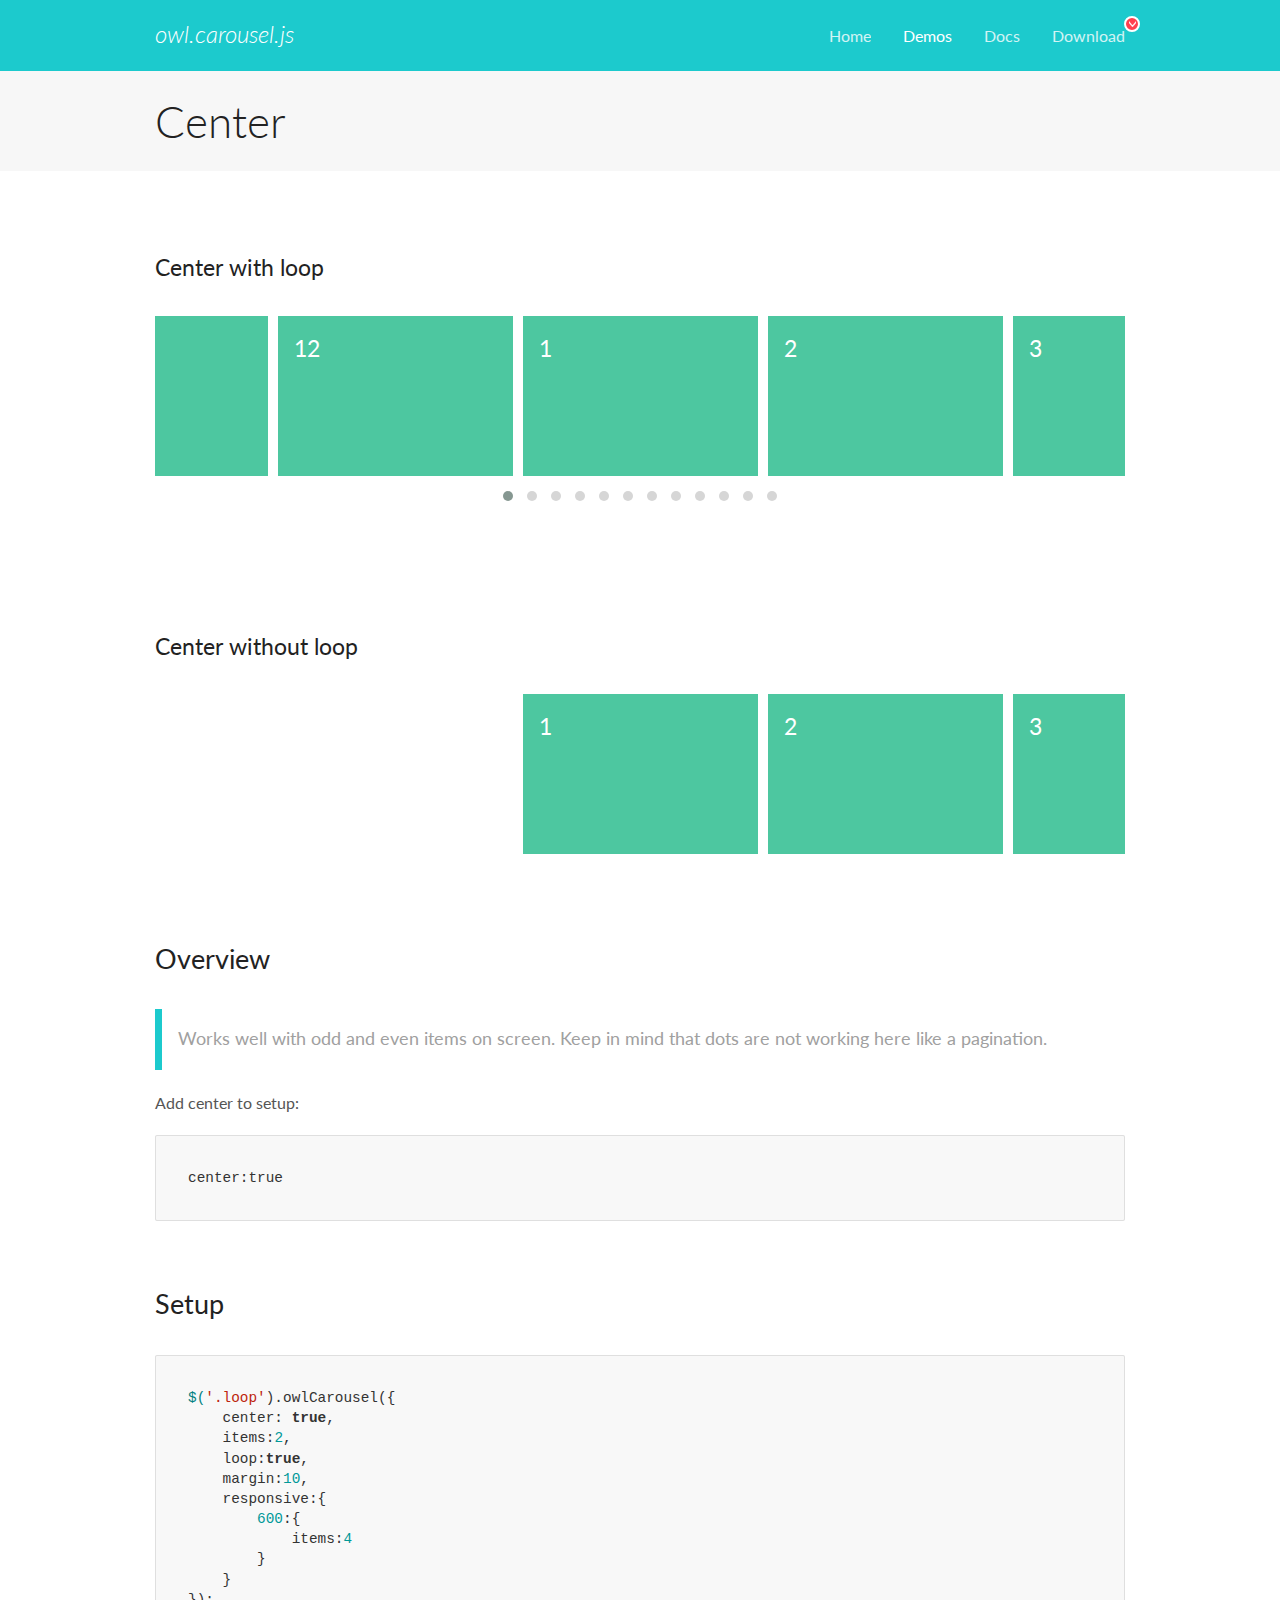
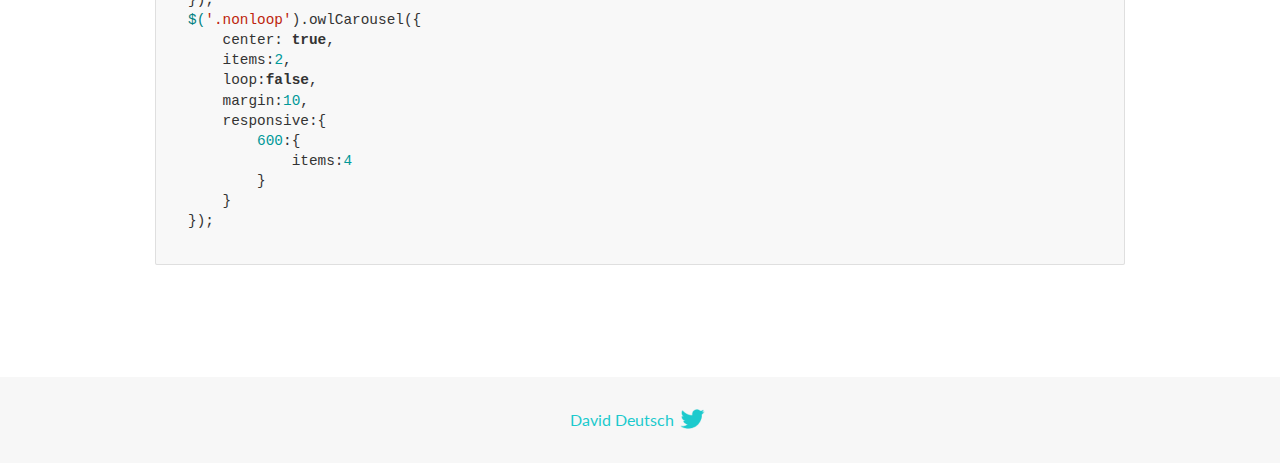
<file: assets/owlcarousel/docs/demos/center.html>
<!DOCTYPE html>
<html lang="en">
  <head>

    <!-- head -->
    <meta charset="utf-8">
    <meta name="msapplication-tap-highlight" content="no" />
    <meta name="viewport" content="width=device-width, initial-scale=1.0" />
    <meta name="description" content="Center carousel">
    <meta name="author" content="David Deutsch">
    <title>
      Center Demo | Owl Carousel | 2.3.4
    </title>

    <!-- Stylesheets -->
    <link href='https://fonts.googleapis.com/css?family=Lato:300,400,700,400italic,300italic' rel='stylesheet' type='text/css'>
    <link rel="stylesheet" href="../assets/css/docs.theme.min.css">

    <!-- Owl Stylesheets -->
    <link rel="stylesheet" href="../assets/owlcarousel/assets/owl.carousel.min.css">
    <link rel="stylesheet" href="../assets/owlcarousel/assets/owl.theme.default.min.css">

    <!-- HTML5 shim and Respond.js IE8 support of HTML5 elements and media queries -->

    <!--[if lt IE 9]>
      <script src="https://oss.maxcdn.com/libs/html5shiv/3.7.0/html5shiv.js"></script>
      <script src="https://oss.maxcdn.com/libs/respond.js/1.3.0/respond.min.js"></script>
    <![endif]-->

    <!-- Favicons -->
    <link rel="apple-touch-icon-precomposed" sizes="144x144" href="../assets/ico/apple-touch-icon-144-precomposed.png">
    <link rel="shortcut icon" href="../assets/ico/favicon.png">
    <link rel="shortcut icon" href="favicon.ico">

    <!-- Yeah i know js should not be in header. Its required for demos.-->

    <!-- javascript -->
    <script src="../assets/vendors/jquery.min.js"></script>
    <script src="../assets/owlcarousel/owl.carousel.js"></script>
  </head>
  <body>

    <!-- header -->
    <header class="header">
      <div class="row">
        <div class="large-12 columns">
          <div class="brand left">
            <h3>
              <a href="/OwlCarousel2/">owl.carousel.js</a> 
            </h3>
          </div>
          <a id="toggle-nav" class="right">
            <span></span> <span></span> <span></span> 
          </a> 
          <div class="nav-bar">
            <ul class="clearfix">
              <li> <a href="/OwlCarousel2/index.html">Home</a>  </li>
              <li class="active">
                <a href="/OwlCarousel2/demos/demos.html">Demos</a> 
              </li>
              <li> <a href="/OwlCarousel2/docs/started-welcome.html">Docs</a>  </li>
              <li>
                <a href="https://github.com/OwlCarousel2/OwlCarousel2/archive/2.3.4.zip">Download</a> 
                <span class="download"></span> 
              </li>
            </ul>
          </div>
        </div>
      </div>
    </header>

    <!-- title -->
    <section class="title">
      <div class="row">
        <div class="large-12 columns">
          <h1>Center</h1>
        </div>
      </div>
    </section>

    <!--  Demos -->
    <section id="demos">
      <div class="row">
        <div class="large-12 columns">
          <h4 id="center-with-loop">Center with loop</h4>
          <div class="loop owl-carousel owl-theme">
            <div class="item">
              <h4>1</h4>
            </div>
            <div class="item">
              <h4>2</h4>
            </div>
            <div class="item">
              <h4>3</h4>
            </div>
            <div class="item">
              <h4>4</h4>
            </div>
            <div class="item">
              <h4>5</h4>
            </div>
            <div class="item">
              <h4>6</h4>
            </div>
            <div class="item">
              <h4>7</h4>
            </div>
            <div class="item">
              <h4>8</h4>
            </div>
            <div class="item">
              <h4>9</h4>
            </div>
            <div class="item">
              <h4>10</h4>
            </div>
            <div class="item">
              <h4>11</h4>
            </div>
            <div class="item">
              <h4>12</h4>
            </div>
          </div>
          <br>
          <h4 id="center-without-loop">Center without loop</h4>
          <div class="nonloop owl-carousel">
            <div class="item">
              <h4>1</h4>
            </div>
            <div class="item">
              <h4>2</h4>
            </div>
            <div class="item">
              <h4>3</h4>
            </div>
            <div class="item">
              <h4>4</h4>
            </div>
            <div class="item">
              <h4>5</h4>
            </div>
            <div class="item">
              <h4>6</h4>
            </div>
            <div class="item">
              <h4>7</h4>
            </div>
            <div class="item">
              <h4>8</h4>
            </div>
            <div class="item">
              <h4>9</h4>
            </div>
            <div class="item">
              <h4>10</h4>
            </div>
            <div class="item">
              <h4>11</h4>
            </div>
            <div class="item">
              <h4>12</h4>
            </div>
          </div>
          <h3 id="overview">Overview</h3>
          <blockquote>
            <p>Works well with odd and even items on screen. Keep in mind that dots are not working here like a pagination.</p>
          </blockquote>
          <p>Add center to setup:</p>
          <pre><code>center:true</code></pre>
          <h3 id="setup">Setup</h3>
          <pre><code>$(&#39;.loop&#39;).owlCarousel({
    center: true,
    items:2,
    loop:true,
    margin:10,
    responsive:{
        600:{
            items:4
        }
    }
});
$(&#39;.nonloop&#39;).owlCarousel({
    center: true,
    items:2,
    loop:false,
    margin:10,
    responsive:{
        600:{
            items:4
        }
    }
});</code></pre>
          <script>
            jQuery(document).ready(function($) {
              $('.loop').owlCarousel({
                center: true,
                items: 2,
                loop: true,
                margin: 10,
                responsive: {
                  600: {
                    items: 4
                  }
                }
              });
              $('.nonloop').owlCarousel({
                center: true,
                items: 2,
                loop: false,
                margin: 10,
                responsive: {
                  600: {
                    items: 4
                  }
                }
              });
            });
          </script>
        </div>
      </div>
    </section>

    <!-- footer -->
    <footer class="footer">
      <div class="row">
        <div class="large-12 columns">
          <h5>
            <a href="/OwlCarousel2/docs/support-contact.html">David Deutsch</a> 
            <a id="custom-tweet-button" href="https://twitter.com/share?url=https://github.com/OwlCarousel2/OwlCarousel2&text=Owl Carousel - This is so awesome! " target="_blank"></a> 
          </h5>
        </div>
      </div>
    </footer>

    <!-- vendors -->
    <script src="../assets/vendors/highlight.js"></script>
    <script src="../assets/js/app.js"></script>
  </body>
</html>
</file>
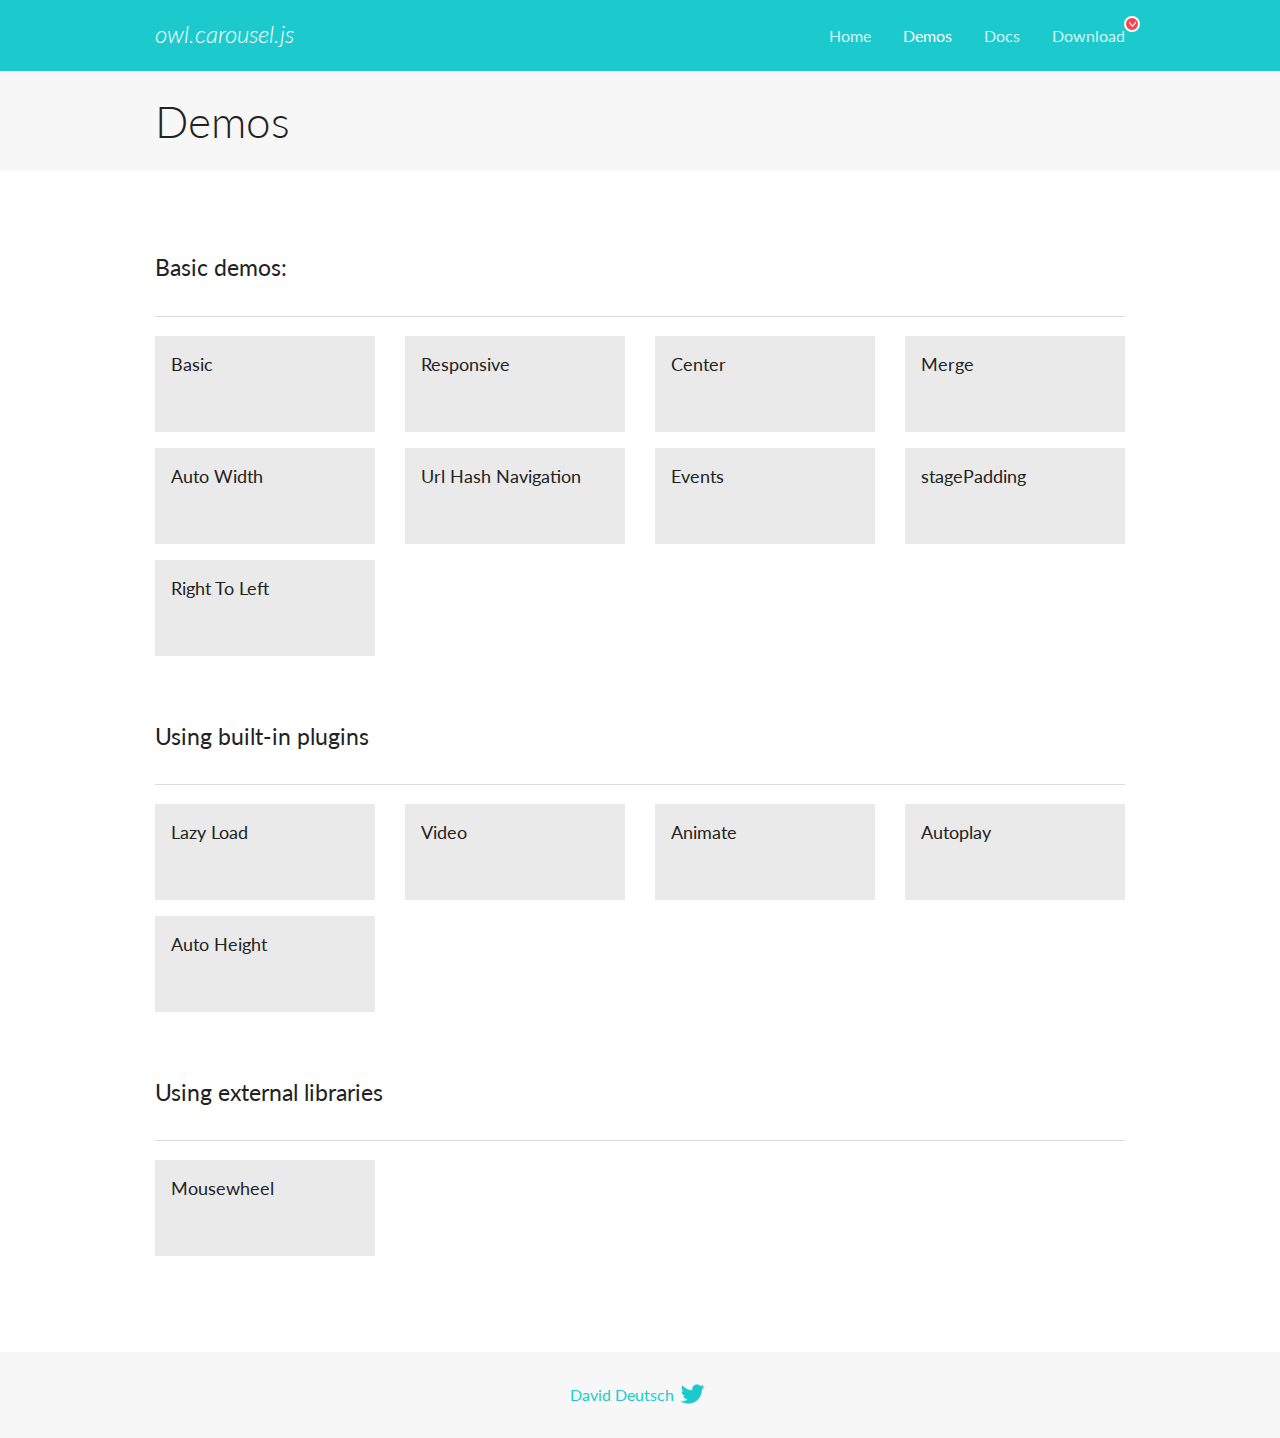
<file: assets/owlcarousel/docs/demos/demos.html>
<!DOCTYPE html>
<html lang="en">
  <head>

    <!-- head -->
    <meta charset="utf-8">
    <meta name="msapplication-tap-highlight" content="no" />
    <meta name="viewport" content="width=device-width, initial-scale=1.0" />
    <meta name="description" content="A list of Owl Carousel examples.">
    <meta name="author" content="David Deutsch">
    <title>
      Demos | Owl Carousel | 2.3.4
    </title>

    <!-- Stylesheets -->
    <link href='https://fonts.googleapis.com/css?family=Lato:300,400,700,400italic,300italic' rel='stylesheet' type='text/css'>
    <link rel="stylesheet" href="../assets/css/docs.theme.min.css">

    <!-- Owl Stylesheets -->
    <link rel="stylesheet" href="../assets/owlcarousel/assets/owl.carousel.min.css">
    <link rel="stylesheet" href="../assets/owlcarousel/assets/owl.theme.default.min.css">

    <!-- HTML5 shim and Respond.js IE8 support of HTML5 elements and media queries -->

    <!--[if lt IE 9]>
      <script src="https://oss.maxcdn.com/libs/html5shiv/3.7.0/html5shiv.js"></script>
      <script src="https://oss.maxcdn.com/libs/respond.js/1.3.0/respond.min.js"></script>
    <![endif]-->

    <!-- Favicons -->
    <link rel="apple-touch-icon-precomposed" sizes="144x144" href="../assets/ico/apple-touch-icon-144-precomposed.png">
    <link rel="shortcut icon" href="../assets/ico/favicon.png">
    <link rel="shortcut icon" href="favicon.ico">

    <!-- Yeah i know js should not be in header. Its required for demos.-->

    <!-- javascript -->
    <script src="../assets/vendors/jquery.min.js"></script>
    <script src="../assets/owlcarousel/owl.carousel.js"></script>
  </head>
  <body>

    <!-- header -->
    <header class="header">
      <div class="row">
        <div class="large-12 columns">
          <div class="brand left">
            <h3>
              <a href="/OwlCarousel2/">owl.carousel.js</a> 
            </h3>
          </div>
          <a id="toggle-nav" class="right">
            <span></span> <span></span> <span></span> 
          </a> 
          <div class="nav-bar">
            <ul class="clearfix">
              <li> <a href="/OwlCarousel2/index.html">Home</a>  </li>
              <li class="active">
                <a href="/OwlCarousel2/demos/demos.html">Demos</a> 
              </li>
              <li> <a href="/OwlCarousel2/docs/started-welcome.html">Docs</a>  </li>
              <li>
                <a href="https://github.com/OwlCarousel2/OwlCarousel2/archive/2.3.4.zip">Download</a> 
                <span class="download"></span> 
              </li>
            </ul>
          </div>
        </div>
      </div>
    </header>

    <!-- title -->
    <section class="title">
      <div class="row">
        <div class="large-12 columns">
          <h1>Demos</h1>
        </div>
      </div>
    </section>

    <!--  Demos -->
    <section id="demos">
      <div class="row">
        <div class="large-12 columns">
          <h4 id="basic-demos-">Basic demos:</h4>
          <hr>
          <div class="demo-list">
            <div class="row">
              <div class="small-6 medium-4 large-3 columns">
                <a href="basic.html" class="demo-block">
                  <h5>Basic </h5>
                </a> 
              </div>
              <div class="small-6 medium-4 large-3 columns">
                <a href="responsive.html" class="demo-block">
                  <h5>Responsive </h5>
                </a> 
              </div>
              <div class="small-6 medium-4 large-3 columns">
                <a href="center.html" class="demo-block">
                  <h5>Center </h5>
                </a> 
              </div>
              <div class="small-6 medium-4 large-3 columns">
                <a href="merge.html" class="demo-block">
                  <h5>Merge </h5>
                </a> 
              </div>
              <div class="small-6 medium-4 large-3 columns">
                <a href="autowidth.html" class="demo-block">
                  <h5>Auto Width </h5>
                </a> 
              </div>
              <div class="small-6 medium-4 large-3 columns">
                <a href="urlhashnav.html" class="demo-block">
                  <h5>Url Hash Navigation </h5>
                </a> 
              </div>
              <div class="small-6 medium-4 large-3 columns">
                <a href="events.html" class="demo-block">
                  <h5>Events </h5>
                </a> 
              </div>
              <div class="small-6 medium-4 large-3 columns">
                <a href="stagepadding.html" class="demo-block">
                  <h5>stagePadding </h5>
                </a> 
              </div>
              <div class="small-6 medium-4 large-3 columns">
                <a href="rtl.html" class="demo-block">
                  <h5>Right To Left </h5>
                </a> 
              </div>
            </div>
          </div>
          <h4 id="using-built-in-plugins">Using built-in plugins</h4>
          <hr>
          <div class="demo-list">
            <div class="row">
              <div class="small-6 medium-4 large-3 columns">
                <a href="lazyLoad.html" class="demo-block">
                  <h5>Lazy Load </h5>
                </a> 
              </div>
              <div class="small-6 medium-4 large-3 columns">
                <a href="video.html" class="demo-block">
                  <h5>Video </h5>
                </a> 
              </div>
              <div class="small-6 medium-4 large-3 columns">
                <a href="animate.html" class="demo-block">
                  <h5>Animate </h5>
                </a> 
              </div>
              <div class="small-6 medium-4 large-3 columns">
                <a href="autoplay.html" class="demo-block">
                  <h5>Autoplay </h5>
                </a> 
              </div>
              <div class="small-6 medium-4 large-3 columns">
                <a href="autoheight.html" class="demo-block">
                  <h5>Auto Height </h5>
                </a> 
              </div>
            </div>
          </div>
          <h4 id="using-external-libraries">Using external libraries</h4>
          <hr>
          <div class="demo-list">
            <div class="row">
              <div class="small-6 medium-4 large-3 columns">
                <a href="mousewheel.html" class="demo-block">
                  <h5>Mousewheel </h5>
                </a> 
              </div>
            </div>
          </div>
        </div>
      </div>
    </section>

    <!-- footer -->
    <footer class="footer">
      <div class="row">
        <div class="large-12 columns">
          <h5>
            <a href="/OwlCarousel2/docs/support-contact.html">David Deutsch</a> 
            <a id="custom-tweet-button" href="https://twitter.com/share?url=https://github.com/OwlCarousel2/OwlCarousel2&text=Owl Carousel - This is so awesome! " target="_blank"></a> 
          </h5>
        </div>
      </div>
    </footer>

    <!-- vendors -->
    <script src="../assets/vendors/highlight.js"></script>
    <script src="../assets/js/app.js"></script>
  </body>
</html>
</file>
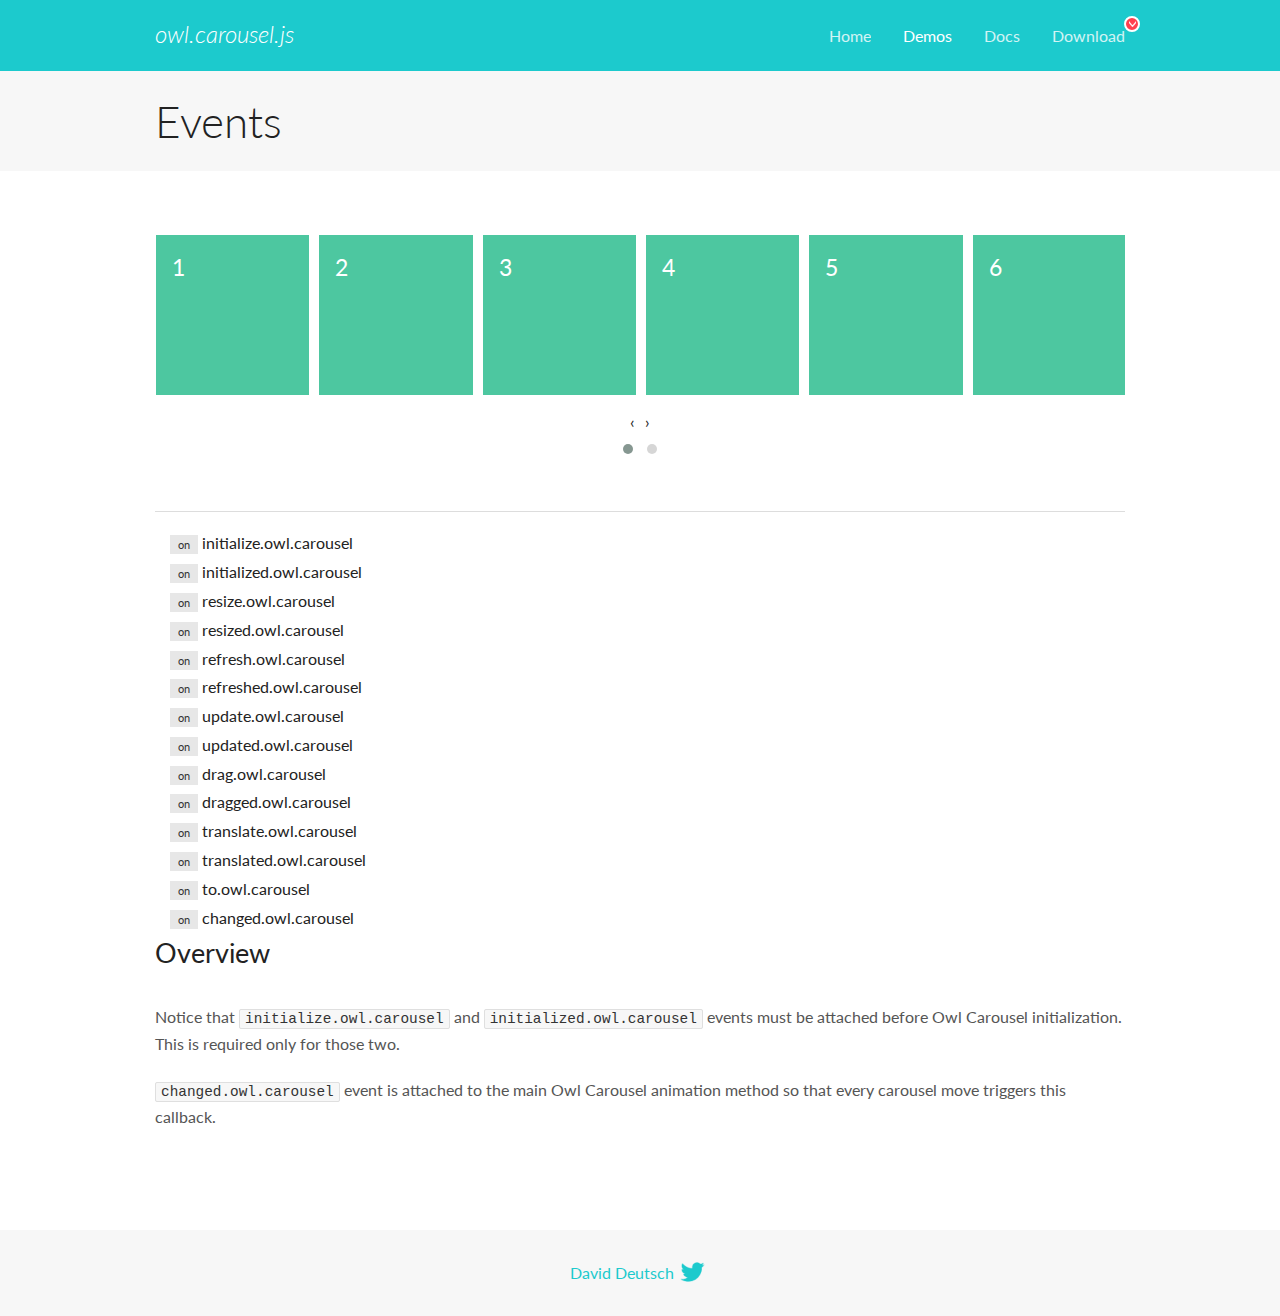
<file: assets/owlcarousel/docs/demos/events.html>
<!DOCTYPE html>
<html lang="en">
  <head>

    <!-- head -->
    <meta charset="utf-8">
    <meta name="msapplication-tap-highlight" content="no" />
    <meta name="viewport" content="width=device-width, initial-scale=1.0" />
    <meta name="description" content="Events usage demo">
    <meta name="author" content="David Deutsch">
    <title>
      Events Demo | Owl Carousel | 2.3.4
    </title>

    <!-- Stylesheets -->
    <link href='https://fonts.googleapis.com/css?family=Lato:300,400,700,400italic,300italic' rel='stylesheet' type='text/css'>
    <link rel="stylesheet" href="../assets/css/docs.theme.min.css">

    <!-- Owl Stylesheets -->
    <link rel="stylesheet" href="../assets/owlcarousel/assets/owl.carousel.min.css">
    <link rel="stylesheet" href="../assets/owlcarousel/assets/owl.theme.default.min.css">

    <!-- HTML5 shim and Respond.js IE8 support of HTML5 elements and media queries -->

    <!--[if lt IE 9]>
      <script src="https://oss.maxcdn.com/libs/html5shiv/3.7.0/html5shiv.js"></script>
      <script src="https://oss.maxcdn.com/libs/respond.js/1.3.0/respond.min.js"></script>
    <![endif]-->

    <!-- Favicons -->
    <link rel="apple-touch-icon-precomposed" sizes="144x144" href="../assets/ico/apple-touch-icon-144-precomposed.png">
    <link rel="shortcut icon" href="../assets/ico/favicon.png">
    <link rel="shortcut icon" href="favicon.ico">

    <!-- Yeah i know js should not be in header. Its required for demos.-->

    <!-- javascript -->
    <script src="../assets/vendors/jquery.min.js"></script>
    <script src="../assets/owlcarousel/owl.carousel.js"></script>
  </head>
  <body>

    <!-- header -->
    <header class="header">
      <div class="row">
        <div class="large-12 columns">
          <div class="brand left">
            <h3>
              <a href="/OwlCarousel2/">owl.carousel.js</a> 
            </h3>
          </div>
          <a id="toggle-nav" class="right">
            <span></span> <span></span> <span></span> 
          </a> 
          <div class="nav-bar">
            <ul class="clearfix">
              <li> <a href="/OwlCarousel2/index.html">Home</a>  </li>
              <li class="active">
                <a href="/OwlCarousel2/demos/demos.html">Demos</a> 
              </li>
              <li> <a href="/OwlCarousel2/docs/started-welcome.html">Docs</a>  </li>
              <li>
                <a href="https://github.com/OwlCarousel2/OwlCarousel2/archive/2.3.4.zip">Download</a> 
                <span class="download"></span> 
              </li>
            </ul>
          </div>
        </div>
      </div>
    </header>

    <!-- title -->
    <section class="title">
      <div class="row">
        <div class="large-12 columns">
          <h1>Events</h1>
        </div>
      </div>
    </section>

    <!--  Demos -->
    <section id="demos">
      <div class="row">
        <div class="large-12 columns">
          <div class="owl-carousel owl-theme">
            <div class="item">
              <h4>1</h4>
            </div>
            <div class="item">
              <h4>2</h4>
            </div>
            <div class="item">
              <h4>3</h4>
            </div>
            <div class="item">
              <h4>4</h4>
            </div>
            <div class="item">
              <h4>5</h4>
            </div>
            <div class="item">
              <h4>6</h4>
            </div>
            <div class="item">
              <h4>7</h4>
            </div>
            <div class="item">
              <h4>8</h4>
            </div>
            <div class="item">
              <h4>9</h4>
            </div>
            <div class="item">
              <h4>10</h4>
            </div>
            <div class="item">
              <h4>11</h4>
            </div>
            <div class="item">
              <h4>12</h4>
            </div>
          </div>
          <hr>
          <div class="large-12 columns callbacks">
            <div><span class="label secondary initialize">on</span>  initialize.owl.carousel </div>
            <div><span class="label secondary initialized">on</span>  initialized.owl.carousel </div>
            <div><span class="label secondary resize">on</span>  resize.owl.carousel </div>
            <div><span class="label secondary resized">on</span>  resized.owl.carousel </div>
            <div><span class="label secondary refresh">on</span>  refresh.owl.carousel </div>
            <div><span class="label secondary refreshed">on</span>  refreshed.owl.carousel </div>
            <div><span class="label secondary update">on</span>  update.owl.carousel </div>
            <div><span class="label secondary updated">on</span>  updated.owl.carousel </div>
            <div><span class="label secondary drag">on</span>  drag.owl.carousel </div>
            <div><span class="label secondary dragged">on</span>  dragged.owl.carousel </div>
            <div><span class="label secondary translate">on</span>  translate.owl.carousel </div>
            <div><span class="label secondary translated">on</span>  translated.owl.carousel </div>
            <div><span class="label secondary to">on</span>  to.owl.carousel </div>
            <div><span class="label secondary changed">on</span>  changed.owl.carousel </div>
          </div>
          <h3 id="overview">Overview</h3>
          <p>Notice that <code>initialize.owl.carousel</code> and <code>initialized.owl.carousel</code> events must be attached before Owl Carousel initialization. This is required only for those two.</p>
          <p><code>changed.owl.carousel</code> event is attached to the main Owl Carousel animation method so that every carousel move triggers this callback.</p>
          <script>
            jQuery(document).ready(function($) {
              var owl = $('.owl-carousel');
              owl.on('initialize.owl.carousel initialized.owl.carousel ' +
                'initialize.owl.carousel initialize.owl.carousel ' +
                'resize.owl.carousel resized.owl.carousel ' +
                'refresh.owl.carousel refreshed.owl.carousel ' +
                'update.owl.carousel updated.owl.carousel ' +
                'drag.owl.carousel dragged.owl.carousel ' +
                'translate.owl.carousel translated.owl.carousel ' +
                'to.owl.carousel changed.owl.carousel',
                function(e) {
                  $('.' + e.type)
                    .removeClass('secondary')
                    .addClass('success');
                  window.setTimeout(function() {
                    $('.' + e.type)
                      .removeClass('success')
                      .addClass('secondary');
                  }, 500);
                });
              owl.owlCarousel({
                loop: true,
                nav: true,
                lazyLoad: true,
                margin: 10,
                video: true,
                responsive: {
                  0: {
                    items: 1
                  },
                  600: {
                    items: 3
                  },
                  960: {
                    items: 5,
                  },
                  1200: {
                    items: 6
                  }
                }
              });
            });
          </script>
        </div>
      </div>
    </section>

    <!-- footer -->
    <footer class="footer">
      <div class="row">
        <div class="large-12 columns">
          <h5>
            <a href="/OwlCarousel2/docs/support-contact.html">David Deutsch</a> 
            <a id="custom-tweet-button" href="https://twitter.com/share?url=https://github.com/OwlCarousel2/OwlCarousel2&text=Owl Carousel - This is so awesome! " target="_blank"></a> 
          </h5>
        </div>
      </div>
    </footer>

    <!-- vendors -->
    <script src="../assets/vendors/highlight.js"></script>
    <script src="../assets/js/app.js"></script>
  </body>
</html>
</file>
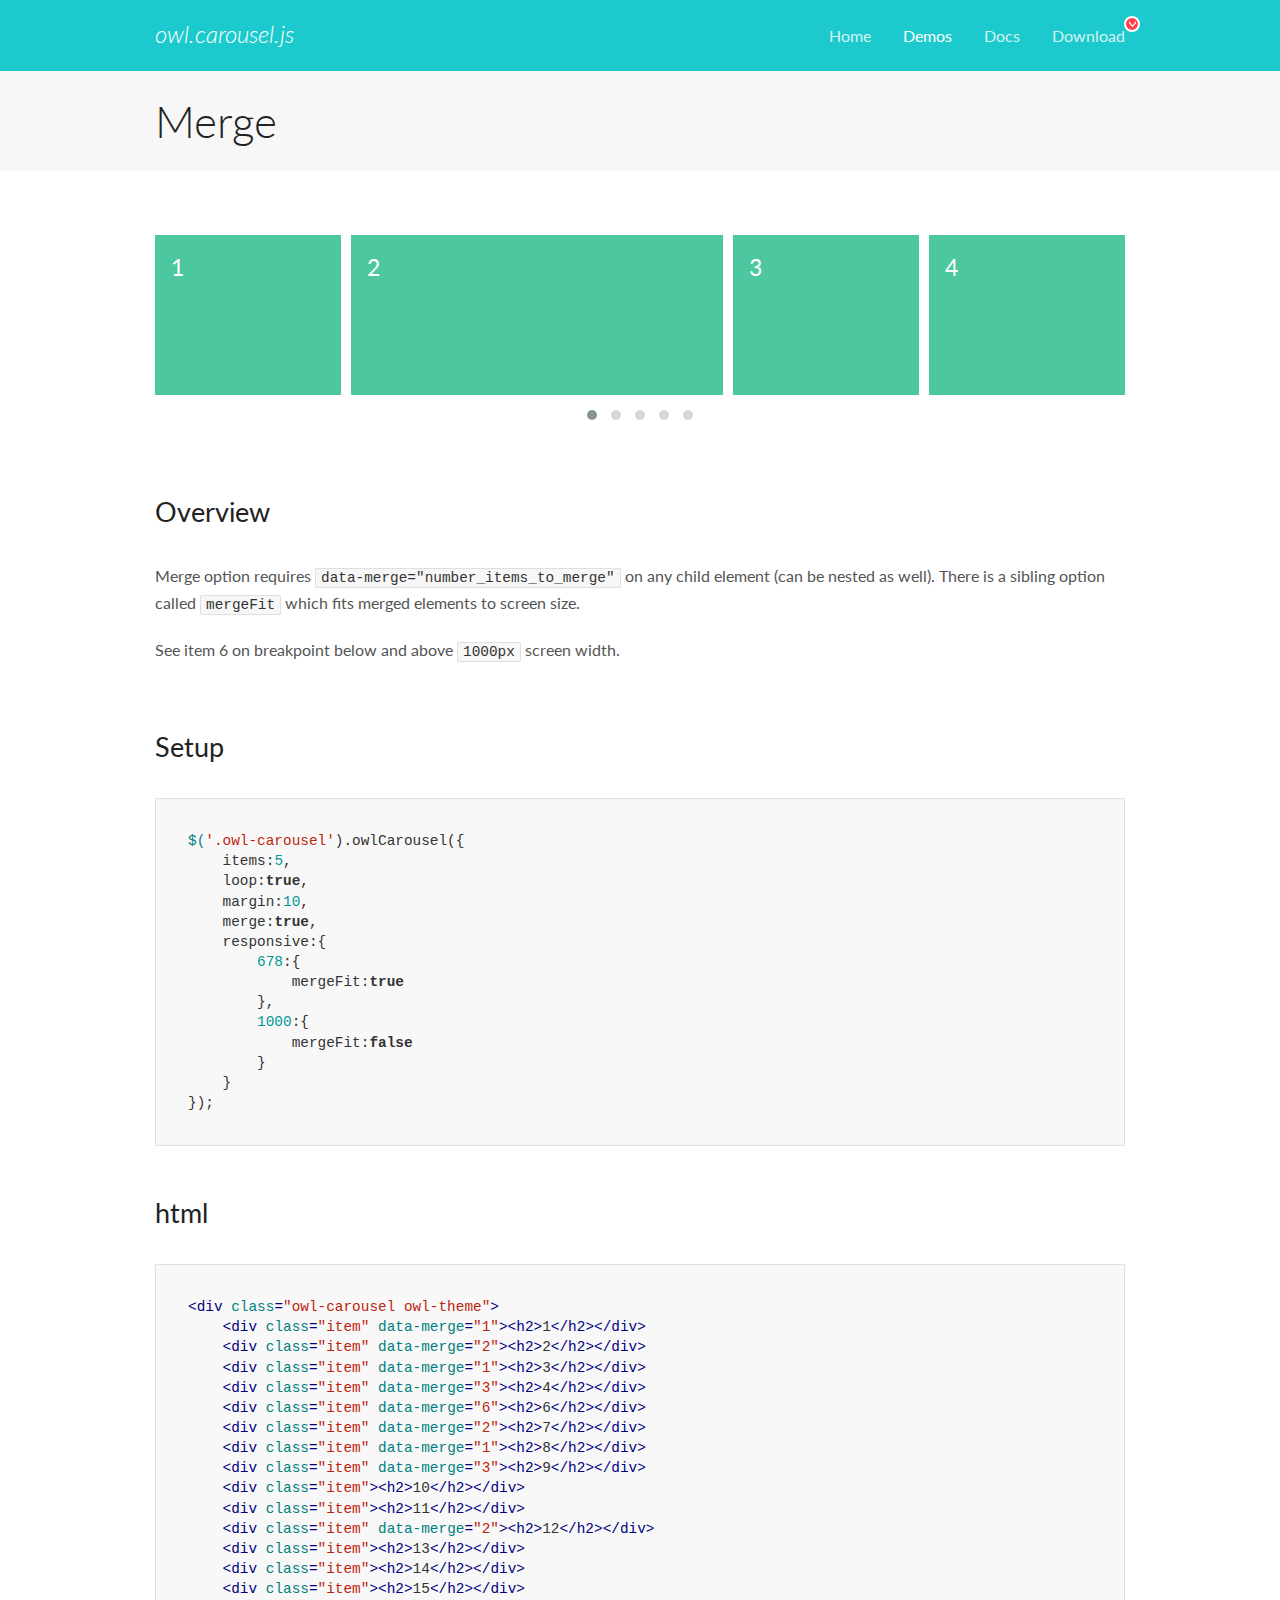
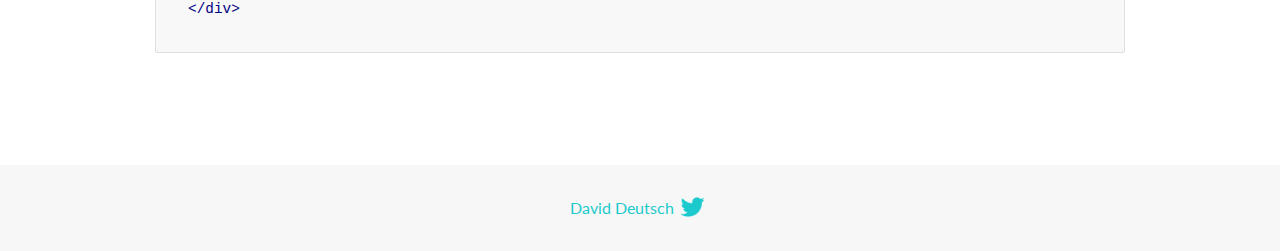
<file: assets/owlcarousel/docs/demos/merge.html>
<!DOCTYPE html>
<html lang="en">
  <head>

    <!-- head -->
    <meta charset="utf-8">
    <meta name="msapplication-tap-highlight" content="no" />
    <meta name="viewport" content="width=device-width, initial-scale=1.0" />
    <meta name="description" content="Merge Items">
    <meta name="author" content="David Deutsch">
    <title>
      Merge Demo | Owl Carousel | 2.3.4
    </title>

    <!-- Stylesheets -->
    <link href='https://fonts.googleapis.com/css?family=Lato:300,400,700,400italic,300italic' rel='stylesheet' type='text/css'>
    <link rel="stylesheet" href="../assets/css/docs.theme.min.css">

    <!-- Owl Stylesheets -->
    <link rel="stylesheet" href="../assets/owlcarousel/assets/owl.carousel.min.css">
    <link rel="stylesheet" href="../assets/owlcarousel/assets/owl.theme.default.min.css">

    <!-- HTML5 shim and Respond.js IE8 support of HTML5 elements and media queries -->

    <!--[if lt IE 9]>
      <script src="https://oss.maxcdn.com/libs/html5shiv/3.7.0/html5shiv.js"></script>
      <script src="https://oss.maxcdn.com/libs/respond.js/1.3.0/respond.min.js"></script>
    <![endif]-->

    <!-- Favicons -->
    <link rel="apple-touch-icon-precomposed" sizes="144x144" href="../assets/ico/apple-touch-icon-144-precomposed.png">
    <link rel="shortcut icon" href="../assets/ico/favicon.png">
    <link rel="shortcut icon" href="favicon.ico">

    <!-- Yeah i know js should not be in header. Its required for demos.-->

    <!-- javascript -->
    <script src="../assets/vendors/jquery.min.js"></script>
    <script src="../assets/owlcarousel/owl.carousel.js"></script>
  </head>
  <body>

    <!-- header -->
    <header class="header">
      <div class="row">
        <div class="large-12 columns">
          <div class="brand left">
            <h3>
              <a href="/OwlCarousel2/">owl.carousel.js</a> 
            </h3>
          </div>
          <a id="toggle-nav" class="right">
            <span></span> <span></span> <span></span> 
          </a> 
          <div class="nav-bar">
            <ul class="clearfix">
              <li> <a href="/OwlCarousel2/index.html">Home</a>  </li>
              <li class="active">
                <a href="/OwlCarousel2/demos/demos.html">Demos</a> 
              </li>
              <li> <a href="/OwlCarousel2/docs/started-welcome.html">Docs</a>  </li>
              <li>
                <a href="https://github.com/OwlCarousel2/OwlCarousel2/archive/2.3.4.zip">Download</a> 
                <span class="download"></span> 
              </li>
            </ul>
          </div>
        </div>
      </div>
    </header>

    <!-- title -->
    <section class="title">
      <div class="row">
        <div class="large-12 columns">
          <h1>Merge</h1>
        </div>
      </div>
    </section>

    <!--  Demos -->
    <section id="demos">
      <div class="row">
        <div class="large-12 columns">
          <div class="owl-carousel owl-theme">
            <div class="item" data-merge="1">
              <h4>1</h4>
            </div>
            <div class="item" data-merge="2">
              <h4>2</h4>
            </div>
            <div class="item" data-merge="1">
              <h4>3</h4>
            </div>
            <div class="item" data-merge="3">
              <h4>4</h4>
            </div>
            <div class="item" data-merge="6">
              <h4>6</h4>
            </div>
            <div class="item" data-merge="2">
              <h4>7</h4>
            </div>
            <div class="item" data-merge="1">
              <h4>8</h4>
            </div>
            <div class="item" data-merge="3">
              <h4>9</h4>
            </div>
            <div class="item">
              <h4>10</h4>
            </div>
            <div class="item">
              <h4>11</h4>
            </div>
            <div class="item" data-merge="2">
              <h4>12</h4>
            </div>
            <div class="item">
              <h4>13</h4>
            </div>
            <div class="item">
              <h4>14</h4>
            </div>
            <div class="item">
              <h4>15</h4>
            </div>
          </div>
          <h3 id="overview">Overview</h3>
          <p>Merge option requires <code>data-merge=&quot;number_items_to_merge&quot;</code> on any child element (can be nested as well). There is a sibling option called <code>mergeFit</code> which fits merged elements to screen size. </p>
          <p>See item 6 on breakpoint below and above <code>1000px</code> screen width.</p>
          <h3 id="setup">Setup</h3>
          <pre><code>$(&#39;.owl-carousel&#39;).owlCarousel({
    items:5,
    loop:true,
    margin:10,
    merge:true,
    responsive:{
        678:{
            mergeFit:true
        },
        1000:{
            mergeFit:false
        }
    }
});</code></pre>
          <h3 id="html">html</h3>
          <pre><code>&lt;div class=&quot;owl-carousel owl-theme&quot;&gt;
    &lt;div class=&quot;item&quot; data-merge=&quot;1&quot;&gt;&lt;h2&gt;1&lt;/h2&gt;&lt;/div&gt;
    &lt;div class=&quot;item&quot; data-merge=&quot;2&quot;&gt;&lt;h2&gt;2&lt;/h2&gt;&lt;/div&gt;
    &lt;div class=&quot;item&quot; data-merge=&quot;1&quot;&gt;&lt;h2&gt;3&lt;/h2&gt;&lt;/div&gt;
    &lt;div class=&quot;item&quot; data-merge=&quot;3&quot;&gt;&lt;h2&gt;4&lt;/h2&gt;&lt;/div&gt;
    &lt;div class=&quot;item&quot; data-merge=&quot;6&quot;&gt;&lt;h2&gt;6&lt;/h2&gt;&lt;/div&gt;
    &lt;div class=&quot;item&quot; data-merge=&quot;2&quot;&gt;&lt;h2&gt;7&lt;/h2&gt;&lt;/div&gt;
    &lt;div class=&quot;item&quot; data-merge=&quot;1&quot;&gt;&lt;h2&gt;8&lt;/h2&gt;&lt;/div&gt;
    &lt;div class=&quot;item&quot; data-merge=&quot;3&quot;&gt;&lt;h2&gt;9&lt;/h2&gt;&lt;/div&gt;
    &lt;div class=&quot;item&quot;&gt;&lt;h2&gt;10&lt;/h2&gt;&lt;/div&gt;
    &lt;div class=&quot;item&quot;&gt;&lt;h2&gt;11&lt;/h2&gt;&lt;/div&gt;
    &lt;div class=&quot;item&quot; data-merge=&quot;2&quot;&gt;&lt;h2&gt;12&lt;/h2&gt;&lt;/div&gt;
    &lt;div class=&quot;item&quot;&gt;&lt;h2&gt;13&lt;/h2&gt;&lt;/div&gt;
    &lt;div class=&quot;item&quot;&gt;&lt;h2&gt;14&lt;/h2&gt;&lt;/div&gt;
    &lt;div class=&quot;item&quot;&gt;&lt;h2&gt;15&lt;/h2&gt;&lt;/div&gt;
&lt;/div&gt;</code></pre>
          <script>
            $(document).ready(function() {
              $('.owl-carousel').owlCarousel({
                items: 5,
                loop: true,
                margin: 10,
                merge: true,
                responsive: {
                  678: {
                    mergeFit: true
                  },
                  1000: {
                    mergeFit: false
                  }
                }
              });
            })
          </script>
        </div>
      </div>
    </section>

    <!-- footer -->
    <footer class="footer">
      <div class="row">
        <div class="large-12 columns">
          <h5>
            <a href="/OwlCarousel2/docs/support-contact.html">David Deutsch</a> 
            <a id="custom-tweet-button" href="https://twitter.com/share?url=https://github.com/OwlCarousel2/OwlCarousel2&text=Owl Carousel - This is so awesome! " target="_blank"></a> 
          </h5>
        </div>
      </div>
    </footer>

    <!-- vendors -->
    <script src="../assets/vendors/highlight.js"></script>
    <script src="../assets/js/app.js"></script>
  </body>
</html>
</file>
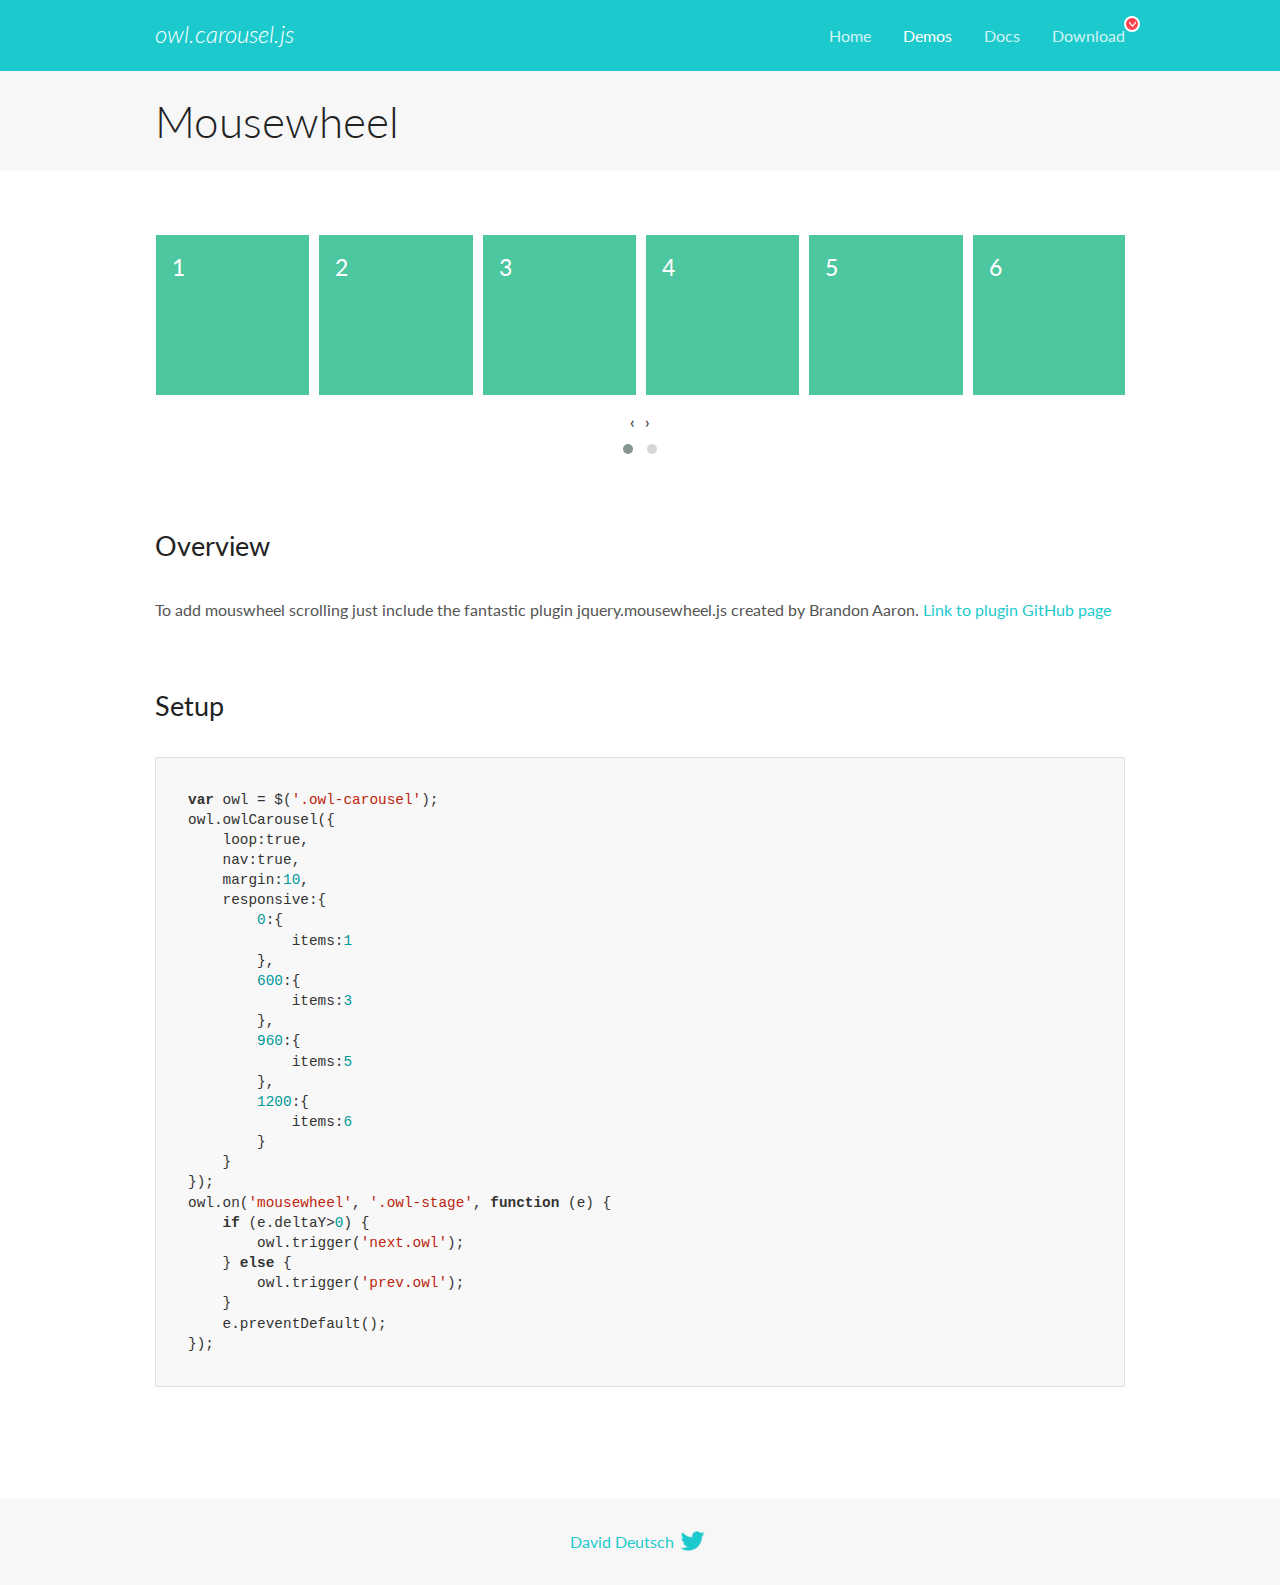
<file: assets/owlcarousel/docs/demos/mousewheel.html>
<!DOCTYPE html>
<html lang="en">
  <head>

    <!-- head -->
    <meta charset="utf-8">
    <meta name="msapplication-tap-highlight" content="no" />
    <meta name="viewport" content="width=device-width, initial-scale=1.0" />
    <meta name="description" content="Mousewheel usage demo">
    <meta name="author" content="David Deutsch">
    <title>
      Mousewheel Demo | Owl Carousel | 2.3.4
    </title>

    <!-- Stylesheets -->
    <link href='https://fonts.googleapis.com/css?family=Lato:300,400,700,400italic,300italic' rel='stylesheet' type='text/css'>
    <link rel="stylesheet" href="../assets/css/docs.theme.min.css">

    <!-- Owl Stylesheets -->
    <link rel="stylesheet" href="../assets/owlcarousel/assets/owl.carousel.min.css">
    <link rel="stylesheet" href="../assets/owlcarousel/assets/owl.theme.default.min.css">

    <!-- HTML5 shim and Respond.js IE8 support of HTML5 elements and media queries -->

    <!--[if lt IE 9]>
      <script src="https://oss.maxcdn.com/libs/html5shiv/3.7.0/html5shiv.js"></script>
      <script src="https://oss.maxcdn.com/libs/respond.js/1.3.0/respond.min.js"></script>
    <![endif]-->

    <!-- Favicons -->
    <link rel="apple-touch-icon-precomposed" sizes="144x144" href="../assets/ico/apple-touch-icon-144-precomposed.png">
    <link rel="shortcut icon" href="../assets/ico/favicon.png">
    <link rel="shortcut icon" href="favicon.ico">

    <!-- Yeah i know js should not be in header. Its required for demos.-->

    <!-- javascript -->
    <script src="../assets/vendors/jquery.min.js"></script>
    <script src="../assets/owlcarousel/owl.carousel.js"></script>
  </head>
  <body>

    <!-- header -->
    <header class="header">
      <div class="row">
        <div class="large-12 columns">
          <div class="brand left">
            <h3>
              <a href="/OwlCarousel2/">owl.carousel.js</a> 
            </h3>
          </div>
          <a id="toggle-nav" class="right">
            <span></span> <span></span> <span></span> 
          </a> 
          <div class="nav-bar">
            <ul class="clearfix">
              <li> <a href="/OwlCarousel2/index.html">Home</a>  </li>
              <li class="active">
                <a href="/OwlCarousel2/demos/demos.html">Demos</a> 
              </li>
              <li> <a href="/OwlCarousel2/docs/started-welcome.html">Docs</a>  </li>
              <li>
                <a href="https://github.com/OwlCarousel2/OwlCarousel2/archive/2.3.4.zip">Download</a> 
                <span class="download"></span> 
              </li>
            </ul>
          </div>
        </div>
      </div>
    </header>

    <!-- title -->
    <section class="title">
      <div class="row">
        <div class="large-12 columns">
          <h1>Mousewheel</h1>
        </div>
      </div>
    </section>

    <!--  Demos -->
    <section id="demos">
      <div class="row">
        <div class="large-12 columns">
          <div class="owl-carousel owl-theme">
            <div class="item">
              <h4>1</h4>
            </div>
            <div class="item">
              <h4>2</h4>
            </div>
            <div class="item">
              <h4>3</h4>
            </div>
            <div class="item">
              <h4>4</h4>
            </div>
            <div class="item">
              <h4>5</h4>
            </div>
            <div class="item">
              <h4>6</h4>
            </div>
            <div class="item">
              <h4>7</h4>
            </div>
            <div class="item">
              <h4>8</h4>
            </div>
            <div class="item">
              <h4>9</h4>
            </div>
            <div class="item">
              <h4>10</h4>
            </div>
            <div class="item">
              <h4>11</h4>
            </div>
            <div class="item">
              <h4>12</h4>
            </div>
          </div>
          <h3 id="overview">Overview</h3>
          <p>To add mouswheel scrolling just include the fantastic plugin jquery.mousewheel.js created by Brandon Aaron.
            <a href="https://github.com/brandonaaron/jquery-mousewheel">Link to plugin GitHub page</a> 
          </p>
          <h3 id="setup">Setup</h3>
          <pre><code>var owl = $(&#39;.owl-carousel&#39;);
owl.owlCarousel({
    loop:true,
    nav:true,
    margin:10,
    responsive:{
        0:{
            items:1
        },
        600:{
            items:3
        },            
        960:{
            items:5
        },
        1200:{
            items:6
        }
    }
});
owl.on(&#39;mousewheel&#39;, &#39;.owl-stage&#39;, function (e) {
    if (e.deltaY&gt;0) {
        owl.trigger(&#39;next.owl&#39;);
    } else {
        owl.trigger(&#39;prev.owl&#39;);
    }
    e.preventDefault();
});</code></pre>
          <script src="../assets/vendors/jquery.mousewheel.min.js"></script>
          <script>
            $(document).ready(function() {
              var owl = $('.owl-carousel');
              owl.owlCarousel({
                loop: true,
                nav: true,
                margin: 10,
                responsive: {
                  0: {
                    items: 1
                  },
                  600: {
                    items: 3
                  },
                  960: {
                    items: 5
                  },
                  1200: {
                    items: 6
                  }
                }
              });
              owl.on('mousewheel', '.owl-stage', function(e) {
                if (e.deltaY > 0) {
                  owl.trigger('next.owl');
                } else {
                  owl.trigger('prev.owl');
                }
                e.preventDefault();
              });
            })
          </script>
        </div>
      </div>
    </section>

    <!-- footer -->
    <footer class="footer">
      <div class="row">
        <div class="large-12 columns">
          <h5>
            <a href="/OwlCarousel2/docs/support-contact.html">David Deutsch</a> 
            <a id="custom-tweet-button" href="https://twitter.com/share?url=https://github.com/OwlCarousel2/OwlCarousel2&text=Owl Carousel - This is so awesome! " target="_blank"></a> 
          </h5>
        </div>
      </div>
    </footer>

    <!-- vendors -->
    <script src="../assets/vendors/highlight.js"></script>
    <script src="../assets/js/app.js"></script>
  </body>
</html>
</file>
